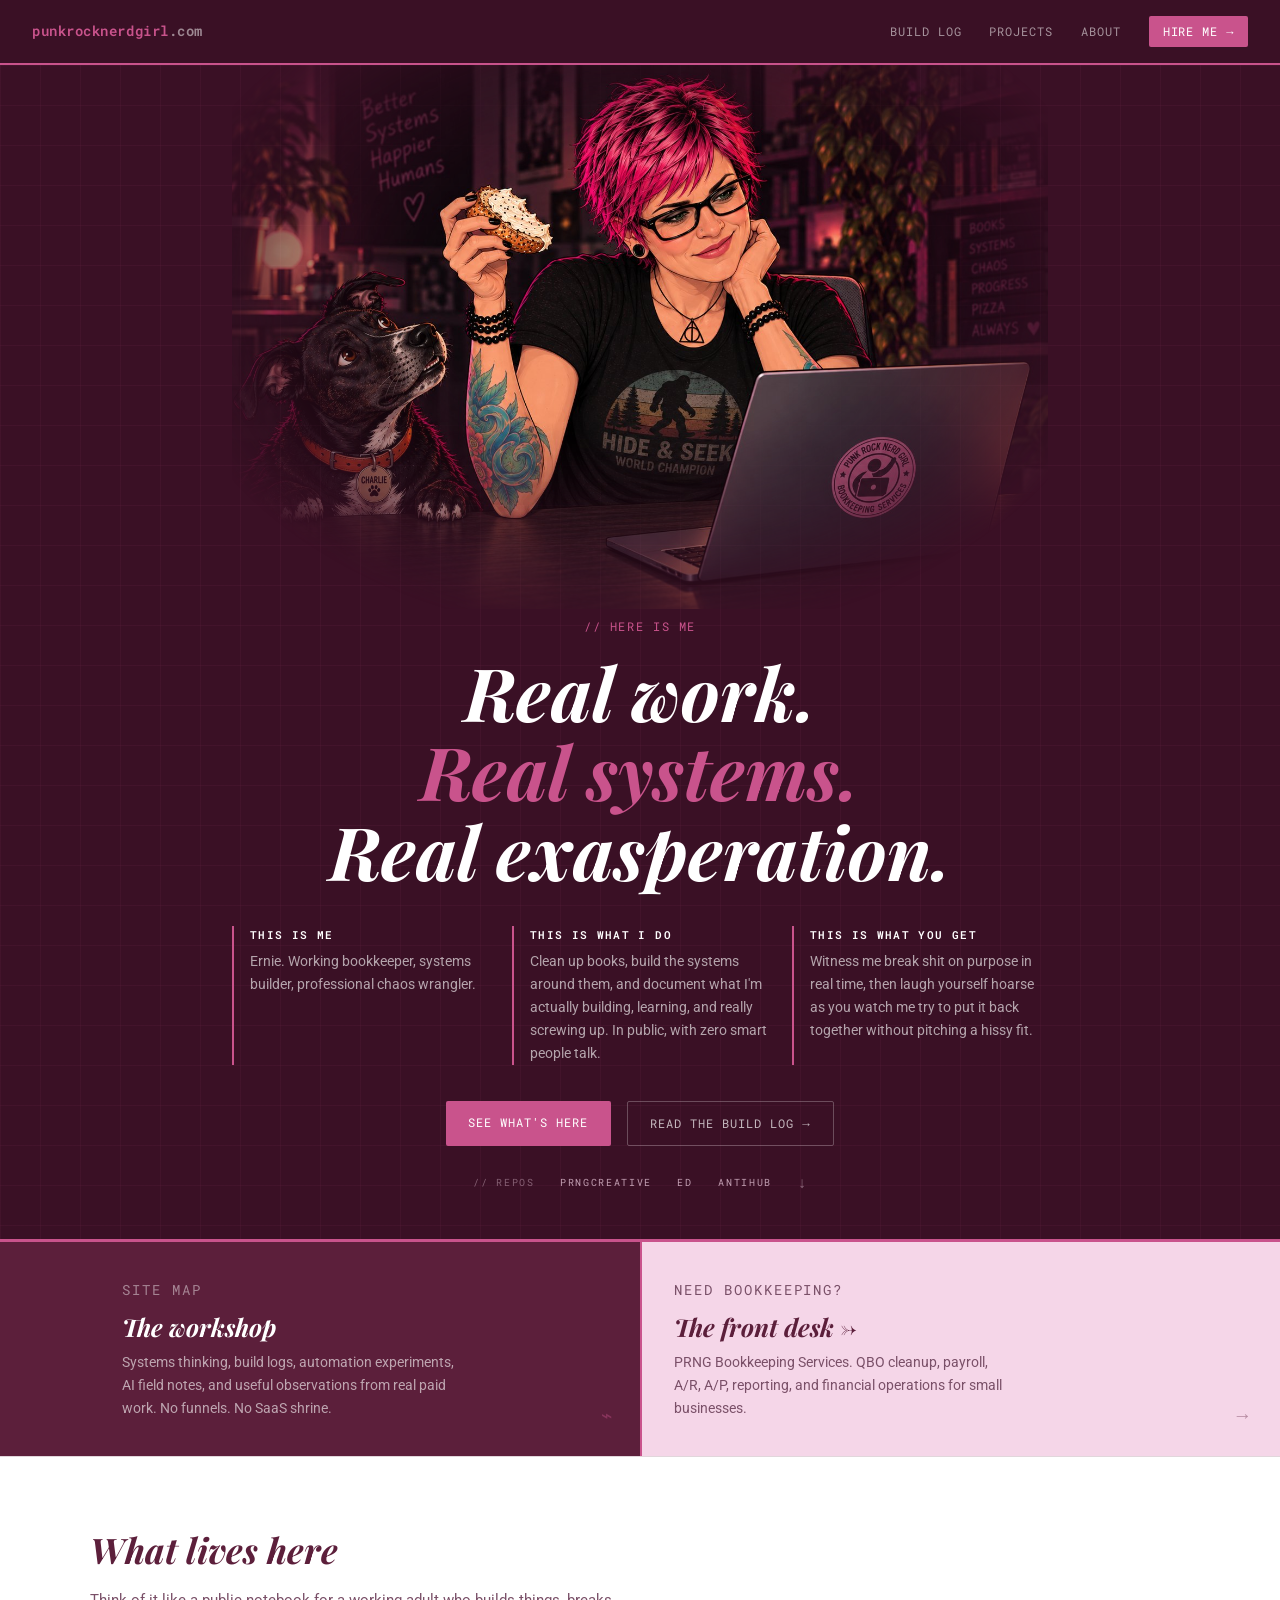
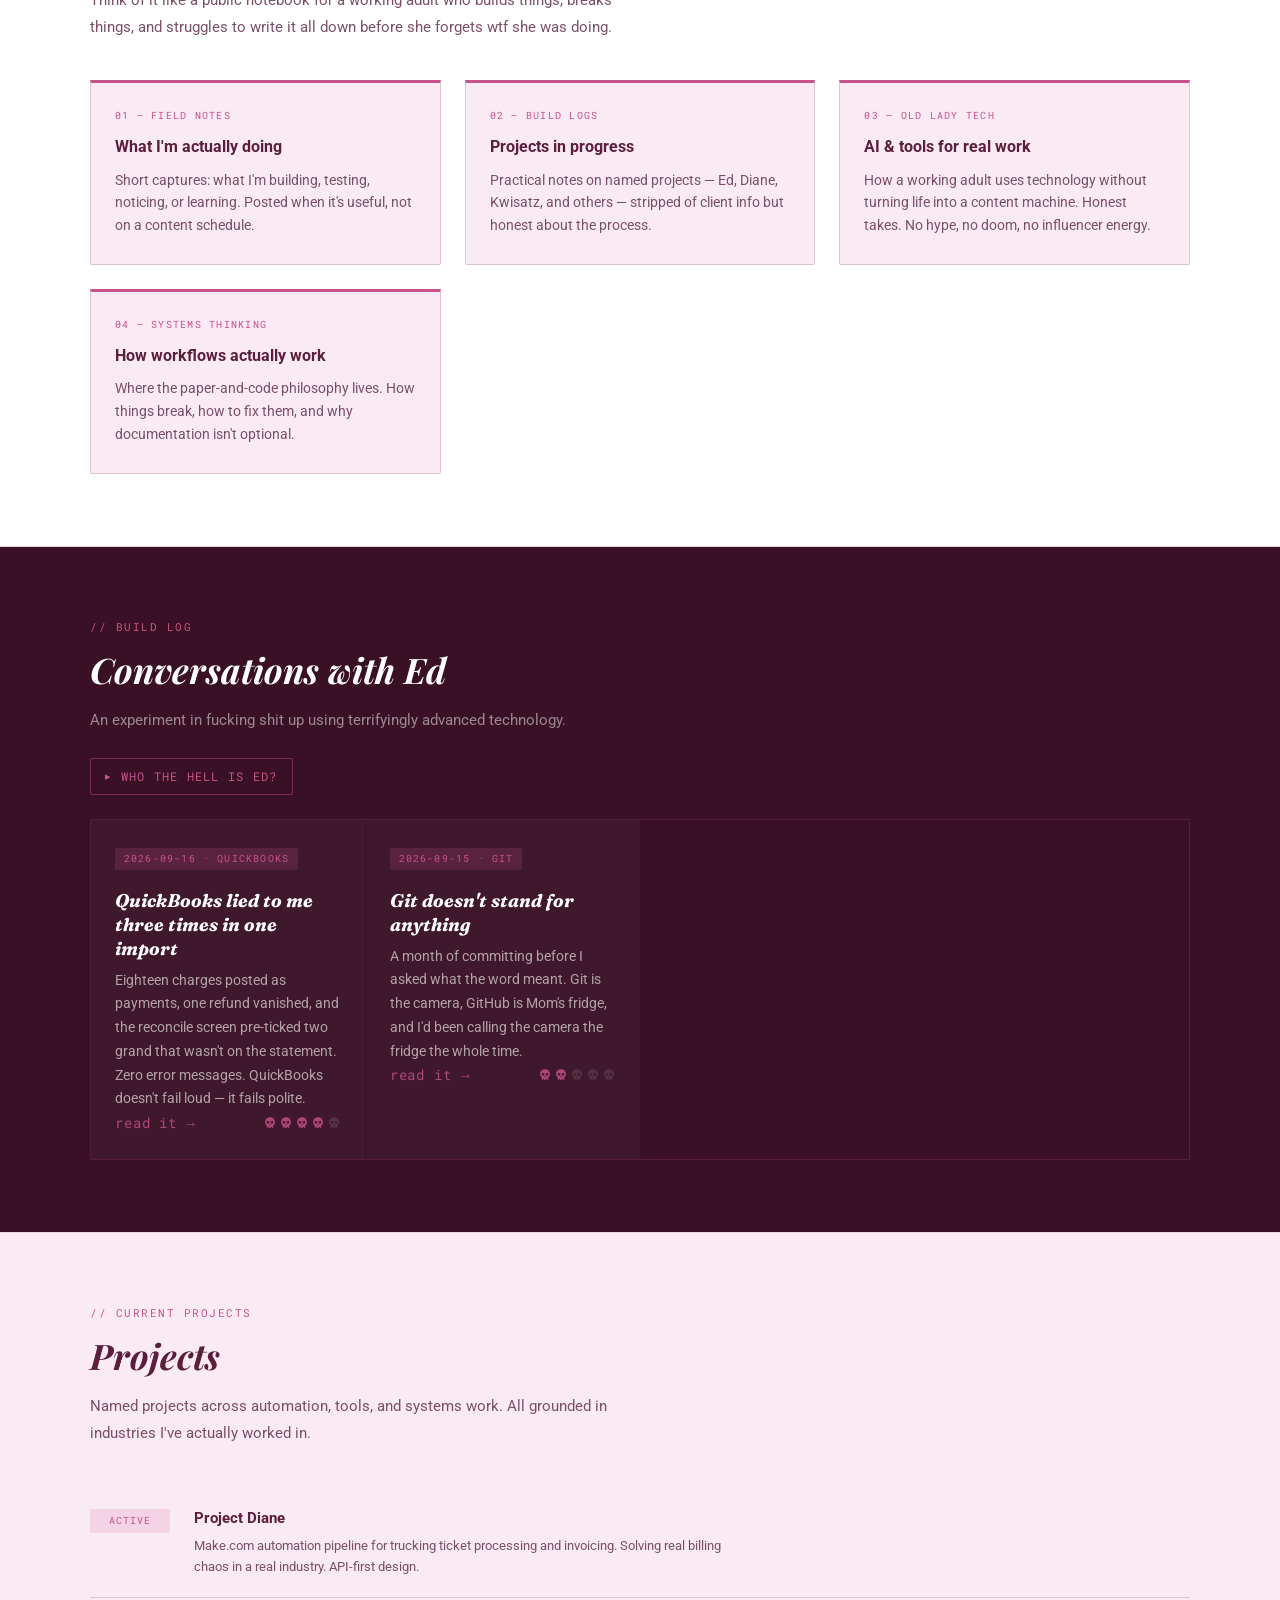
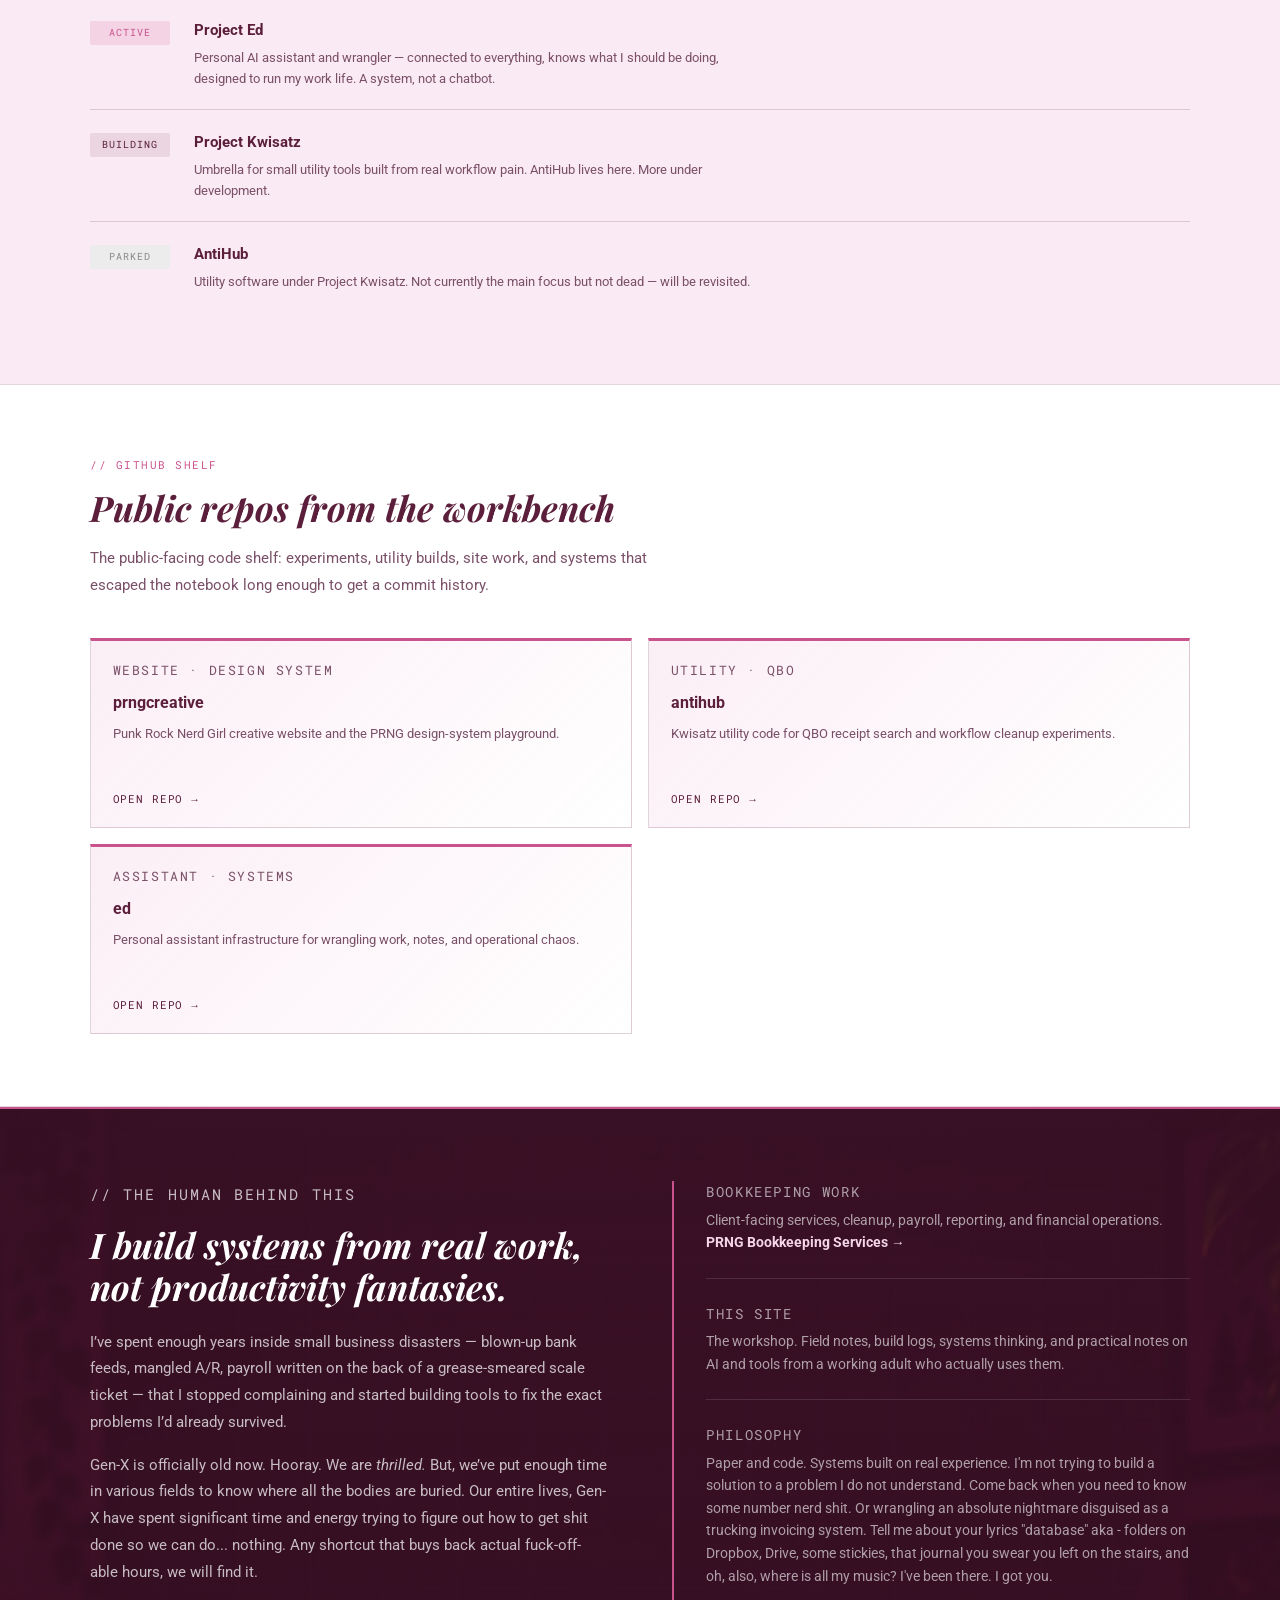
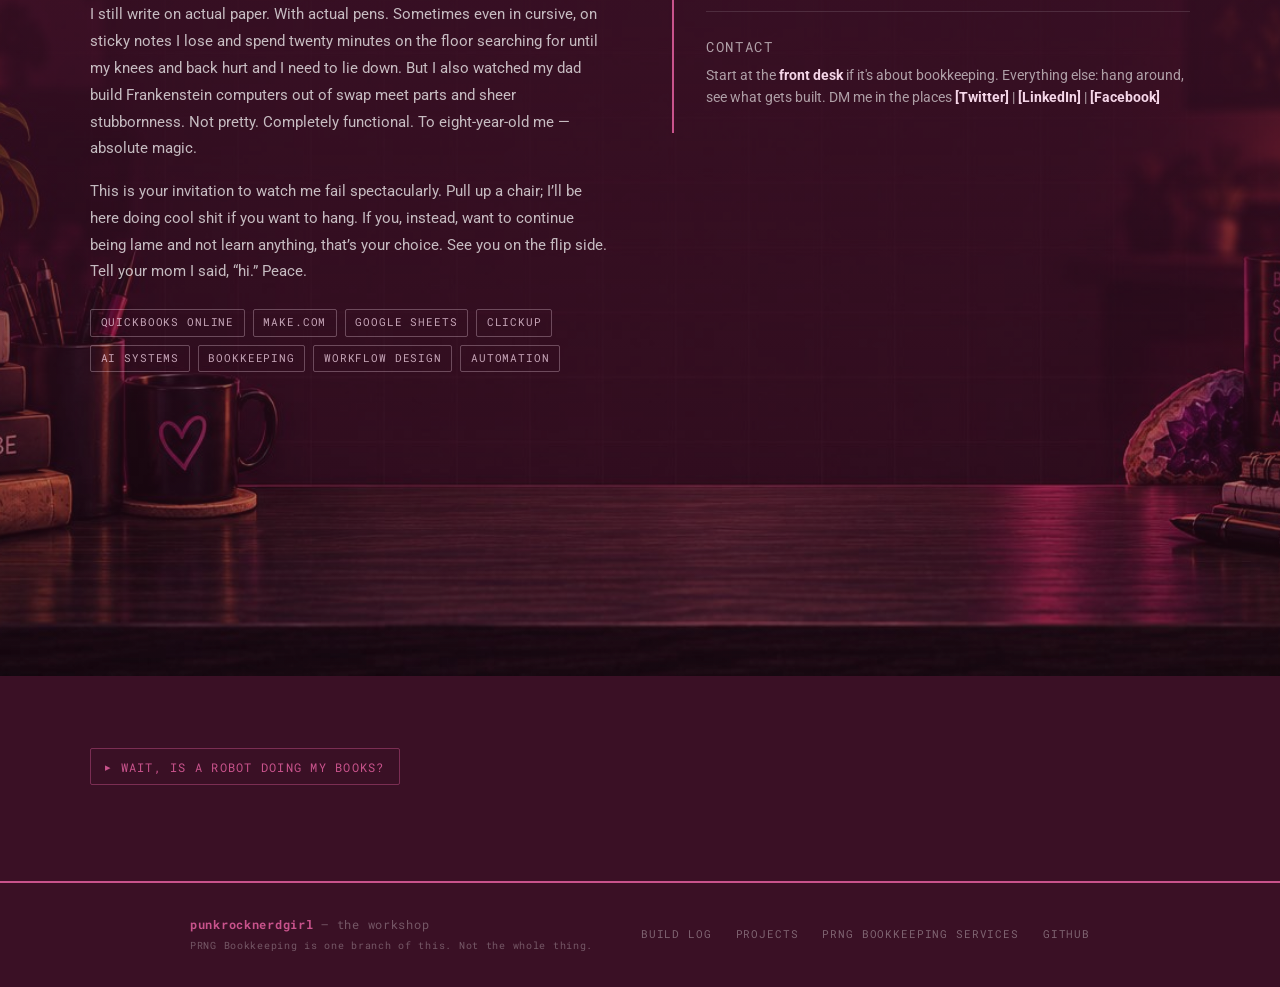
<file: index.html>
<!DOCTYPE html>
<html lang="en">
<head>
  <meta charset="UTF-8" />
  <meta name="viewport" content="width=device-width, initial-scale=1.0" />
  <title>punkrocknerdgirl — the workshop</title>
  <link rel="preconnect" href="https://fonts.googleapis.com" />
  <link rel="preconnect" href="https://fonts.gstatic.com" crossorigin />
  <link href="https://fonts.googleapis.com/css2?family=Roboto:ital,wght@0,300;0,400;0,700;1,300;1,400&family=Roboto+Mono:wght@400;600&family=Playfair+Display:ital,wght@0,700;1,700&family=Fraunces:ital,opsz,wght@0,9..144,600;0,9..144,700;1,9..144,700&display=swap" rel="stylesheet" />
  <style>
    *, *::before, *::after { box-sizing: border-box; margin: 0; padding: 0; }

    :root {
      --pink:       #C9538C;
      --plum:       #5C1F3B;
      --plum-dark:  #3A1025;
      --blush:      #F5D6E8;
      --blush-light:#FAEAF3;
      --ink:        #1A0A12;
      --muted:      #7A5068;
      --rule:       rgba(92,31,59,0.18);
      --site-width: 1100px;
      --mono: 'Roboto Mono', monospace;
      --body: 'Roboto', sans-serif;
      --display: 'Playfair Display', serif;
      --title: 'Fraunces', Georgia, serif;
    }

    html { scroll-behavior: smooth; }

    body {
      font-family: var(--body);
      background: #fff;
      color: var(--ink);
      font-size: 16px;
      line-height: 1.65;
      -webkit-font-smoothing: antialiased;
    }

    /* ── HEADER ───────────────────────────────────────────────── */
    header {
      background: var(--plum-dark);
      padding: 1rem 2rem;
      display: flex;
      align-items: center;
      justify-content: space-between;
      position: sticky;
      top: 0;
      z-index: 100;
      border-bottom: 2px solid var(--pink);
    }

    .wordmark {
      font-family: var(--mono);
      font-size: 0.85rem;
      font-weight: 600;
      color: var(--pink);
      letter-spacing: 0.04em;
      text-decoration: none;
    }
    .wordmark span { color: #fff; opacity: 0.5; }

    nav { display: flex; gap: 1.75rem; align-items: center; }
    nav a {
      font-family: var(--mono);
      font-size: 0.75rem;
      text-transform: uppercase;
      letter-spacing: 0.08em;
      color: rgba(255,255,255,0.55);
      text-decoration: none;
      transition: color 0.15s;
    }
    nav a:hover { color: var(--pink); }
    nav a.cta {
      background: var(--pink);
      color: #fff;
      padding: 0.35rem 0.85rem;
      border-radius: 2px;
      opacity: 1;
    }
    nav a.cta:hover { background: var(--plum); color: #fff; }

    /* ── HERO ─────────────────────────────────────────────────── */
    /* contained: a framed 3:2 picture beside a short "here is me" list,
       both inside the site width; the repo rail runs underneath. */
    .hero {
      background: var(--plum-dark);
      position: relative;
      overflow: hidden;
    }

    /* grid lines — zine / graph paper vibe */
    .hero::before {
      content: '';
      position: absolute;
      inset: 0;
      background-image:
        linear-gradient(rgba(201,83,140,0.06) 1px, transparent 1px),
        linear-gradient(90deg, rgba(201,83,140,0.06) 1px, transparent 1px);
      background-size: 40px 40px;
      pointer-events: none;
      z-index: 0;
    }

    /* one narrow centred column: picture on top, headline, three short
       lines side by side, buttons, repo line. Big monitors get plum on
       both sides instead of a bigger Ernie. */
    .hero-inner {
      position: relative;
      z-index: 1;
      max-width: 880px;
      margin: 0 auto;
      padding: 0 2rem 2.75rem;
      text-align: center;
    }

    /* ── hero art: fades into the plum on every side ─────────── */
    .hero-art {
      margin: 0 auto 0.5rem;
      aspect-ratio: 3 / 2;
      overflow: hidden;
      -webkit-mask-image: radial-gradient(ellipse 62% 66% at 50% 42%, #000 40%, rgba(0,0,0,0.5) 70%, transparent 96%);
              mask-image: radial-gradient(ellipse 62% 66% at 50% 42%, #000 40%, rgba(0,0,0,0.5) 70%, transparent 96%);
    }
    .hero-art img {
      display: block;
      width: 100%;
      height: 100%;
      object-fit: cover;
    }

    .hero-eyebrow {
      font-family: var(--mono);
      font-size: 0.72rem;
      letter-spacing: 0.14em;
      text-transform: uppercase;
      color: var(--pink);
      margin-bottom: 1rem;
    }

    .hero h1 {
      font-family: var(--display);
      font-style: italic;
      font-size: clamp(2.6rem, 6.5vw, 4.6rem);
      color: #fff;
      line-height: 1.08;
      margin-bottom: 2.25rem;
    }
    .hero h1 em {
      color: var(--pink);
      font-style: italic;
    }

    /* the "here is me" list: three short columns, pink tick down each */
    .hero-list {
      list-style: none;
      margin: 0 0 2.25rem;
      padding: 0;
      display: grid;
      grid-template-columns: repeat(3, minmax(0, 1fr));
      gap: 1.5rem;
      text-align: left;
    }
    .hero-list li {
      padding-left: 1rem;
      border-left: 2px solid var(--pink);
      font-size: 0.9rem;
      line-height: 1.6;
      color: rgba(255,255,255,0.62);
    }
    .hero-list strong {
      display: block;
      font-family: var(--mono);
      font-weight: 600;
      font-size: 0.7rem;
      letter-spacing: 0.12em;
      text-transform: uppercase;
      color: #fff;
      margin-bottom: 0.35rem;
    }

    .hero-buttons {
      display: flex;
      gap: 1rem;
      flex-wrap: wrap;
      justify-content: center;
    }

    /* ── repo line under the buttons ──────────────────────────── */
    .repo-rail {
      display: flex;
      flex-wrap: wrap;
      justify-content: center;
      align-items: center;
      gap: 0.8rem 1.6rem;
      margin-top: 1.5rem;
    }
    .repo-rail a,
    .rail-kicker {
      font-family: var(--mono);
      font-size: 0.64rem;
      letter-spacing: 0.16em;
      text-transform: uppercase;
      text-decoration: none;
    }
    .rail-kicker { color: rgba(245,214,232,0.4); }
    .repo-rail a { color: rgba(245,214,232,0.72); transition: color 0.15s; }
    .repo-rail a:hover { color: var(--pink); }
    .repo-rail .rail-more { letter-spacing: 0; font-size: 0.95rem; color: rgba(245,214,232,0.45); }
    .repo-rail .rail-more:hover { color: var(--pink); }

    .btn {
      font-family: var(--mono);
      font-size: 0.78rem;
      letter-spacing: 0.08em;
      text-transform: uppercase;
      text-decoration: none;
      padding: 0.7rem 1.4rem;
      border-radius: 2px;
      transition: all 0.15s;
      display: inline-block;
    }
    .btn-primary { background: var(--pink); color: #fff; }
    .btn-primary:hover { background: #b04079; }
    .btn-ghost { border: 1px solid rgba(255,255,255,0.25); color: rgba(255,255,255,0.7); }
    .btn-ghost:hover { border-color: var(--pink); color: var(--pink); }

    /* ── SPLIT BANNER ─────────────────────────────────────────── */
    .split-banner {
      display: grid;
      grid-template-columns: 1fr 1fr;
      border-top: 3px solid var(--pink);
    }

    .split-panel {
      text-decoration: none;
      color: inherit;
      transition: background 0.18s;
      display: block;
      position: relative;
    }
    .split-panel:first-child { background: var(--plum); }
    .split-panel:last-child  { background: var(--blush); border-left: 2px solid var(--pink); }
    .split-panel:hover { opacity: 0.92; }

    .panel-label {
      font-family: var(--mono);
      font-size: 0.68rem;
      letter-spacing: 0.14em;
      text-transform: uppercase;
      margin-bottom: 0.6rem;
    }
    .split-panel:first-child .panel-label { color: rgba(255,255,255,0.45); }
    .split-panel:last-child  .panel-label { color: var(--muted); }

    .split-panel h2 {
      font-family: var(--display);
      font-size: 1.55rem;
      font-style: italic;
      line-height: 1.25;
      margin-bottom: 0.55rem;
    }
    .split-panel:first-child h2 { color: #fff; }
    .split-panel:last-child  h2 { color: var(--plum); }

    .split-panel-inner {
      max-width: 550px;
      padding: 2.25rem 2rem;
    }

    .split-panel:first-child .split-panel-inner {
      margin-left: auto;
    }

    .split-panel p {
      font-size: 0.875rem;
      line-height: 1.65;
      max-width: 340px;
    }
    .split-panel:first-child p { color: rgba(255,255,255,0.6); }
    .split-panel:last-child  p { color: var(--muted); }

    .panel-arrow {
      position: absolute;
      bottom: 1.5rem;
      right: 1.75rem;
      font-size: 1.2rem;
      opacity: 0.4;
    }
    .split-panel:first-child .panel-arrow { color: var(--pink); }
    .split-panel:last-child  .panel-arrow { color: var(--plum); }

    /* ── SECTION BASE ─────────────────────────────────────────── */
    section { padding: 4.5rem 2rem; }

    .section-inner { max-width: var(--site-width); margin: 0 auto; }

    .section-eyebrow {
      font-family: var(--mono);
      font-size: 0.68rem;
      letter-spacing: 0.14em;
      text-transform: uppercase;
      color: var(--pink);
      margin-bottom: 0.75rem;
    }

    .section-heading {
      font-family: var(--display);
      font-style: italic;
      font-size: clamp(1.6rem, 3.5vw, 2.2rem);
      color: var(--plum);
      margin-bottom: 1rem;
      line-height: 1.2;
    }

    .section-body {
      font-size: 0.95rem;
      color: var(--muted);
      max-width: 560px;
      line-height: 1.75;
      margin-bottom: 2.5rem;
    }

    hr.rule { border: none; border-top: 1px solid var(--rule); margin: 0; }

    /* ── LINKS ────────────────────────────────────────────────── */
    /* Base: no browser blue anywhere. Components (nav, cards, buttons,
       footer) set their own color and override this by specificity. */
    a { color: var(--pink); }

    /* Prose links — inside running text, so they get an underline to
       carry the "this is a link" signal instead of color alone. */
    .ed-bio-body a,
    .about-text p a {
      text-decoration: underline;
      text-decoration-thickness: 1px;
      text-underline-offset: 0.18em;
      transition: color 0.15s, text-decoration-color 0.15s;
    }

    /* on the dark plum build log background */
    .ed-bio-body a {
      color: var(--blush);
      text-decoration-color: var(--pink);
    }
    .ed-bio-body a:hover {
      color: #fff;
      text-decoration-color: var(--blush);
    }

    /* on light backgrounds */
    .about-text p a {
      color: var(--plum);
      text-decoration-color: var(--pink);
      font-weight: 700;
    }
    .about-text p a:hover { color: var(--pink); }

    /* keyboard focus, visible against both backgrounds */
    a:focus-visible,
    summary:focus-visible {
      outline: 2px solid var(--pink);
      outline-offset: 3px;
      border-radius: 1px;
    }

    /* ── WHAT LIVES HERE ──────────────────────────────────────── */
    .what-section { background: #fff; }

    .pillars {
      display: grid;
      grid-template-columns: repeat(auto-fill, minmax(260px, 1fr));
      gap: 1.5rem;
    }

    .pillar {
      border: 1px solid var(--rule);
      border-top: 3px solid var(--pink);
      padding: 1.5rem 1.5rem 1.75rem;
      background: var(--blush-light);
      border-radius: 0 0 2px 2px;
    }

    .pillar-num {
      font-family: var(--mono);
      font-size: 0.65rem;
      letter-spacing: 0.12em;
      color: var(--pink);
      text-transform: uppercase;
      margin-bottom: 0.6rem;
      display: block;
    }

    .pillar h3 {
      font-size: 1rem;
      font-weight: 700;
      color: var(--plum);
      margin-bottom: 0.5rem;
    }

    .pillar p {
      font-size: 0.855rem;
      color: var(--muted);
      line-height: 1.65;
    }

    /* ── FIELD NOTES preview ──────────────────────────────────── */
    .notes-section { background: var(--plum-dark); }
    .notes-section .section-heading { color: #fff; }
    .notes-section .section-body { color: rgba(255,255,255,0.5); }
    .section-body--wide { max-width: none; margin-bottom: 1.5rem; }
    .ed-toggle { margin-bottom: 1.5rem; }
    .ed-toggle summary {
      cursor: pointer;
      list-style: none;
      display: inline-flex;
      align-items: center;
      gap: 0.5rem;
      font-family: var(--mono);
      font-size: 0.78rem;
      letter-spacing: 0.1em;
      text-transform: uppercase;
      color: var(--pink);
      padding: 0.45rem 0.9rem;
      border: 1px solid rgba(201,83,140,0.45);
      border-radius: 2px;
      user-select: none;
    }
    .ed-toggle summary::-webkit-details-marker { display: none; }
    .ed-toggle summary::before { content: "▸"; font-size: 0.7rem; transition: transform 0.15s ease; }
    .ed-toggle[open] summary::before { transform: rotate(90deg); }
    .ed-toggle summary:hover { border-color: var(--pink); background: rgba(201,83,140,0.08); }
    .ed-toggle[open] summary { margin-bottom: 1rem; }

    /* Paragraph spacing without a single <br>: the container owns the
       gap, the paragraphs own nothing. Change one number, all gaps move. */
    .ed-bio-body {
      display: flex;
      flex-direction: column;
      gap: 1.15rem;
      max-width: 72ch;
    }
    .ed-bio-body p {
      margin: 0;
      font-size: 0.95rem;
      line-height: 1.75;
      color: rgba(255,255,255,0.62);
    }
    .ed-bio-body cite { font-style: italic; }

    .notes-grid {
      display: grid;
      grid-template-columns: repeat(auto-fill, minmax(260px, 1fr));
      gap: 1px;
      border: 1px solid rgba(201,83,140,0.2);
    }

    .note-card {
      background: rgba(255,255,255,0.03);
      padding: 1.5rem;
      border: none;
      transition: background 0.15s;
      cursor: default;
    }
    .note-card:hover { background: rgba(201,83,140,0.07); }

    .note-tag {
      font-family: var(--mono);
      font-size: 0.62rem;
      letter-spacing: 0.12em;
      text-transform: uppercase;
      background: rgba(201,83,140,0.18);
      color: var(--pink);
      padding: 0.2rem 0.55rem;
      border-radius: 1px;
      display: inline-block;
      margin-bottom: 0.75rem;
    }

    /* skull rating: how much the thing hurt, 1–5 */
    .note-link { display: flex; flex-direction: column; }
    .note-link .note-meta {
      margin-top: auto;
      display: flex;
      justify-content: space-between;
      align-items: center;
      gap: 0.75rem;
    }
    .note-skulls {
      display: inline-flex;
      gap: 2px;
      flex-shrink: 0;
    }
    .note-skulls svg {
      width: 14px;
      height: 14px;
      fill: rgba(255,255,255,0.14);
      transition: fill 0.15s;
    }
    .note-skulls svg.on { fill: var(--pink); }
    .note-link:hover .note-skulls svg.on { fill: var(--blush); }

    .note-card p {
      font-size: 0.875rem;
      color: rgba(255,255,255,0.65);
      line-height: 1.65;
    }

    .note-link { text-decoration:none; color:inherit; display:block; cursor:pointer; }
    .note-link:hover { background: rgba(201,83,140,0.08); }
    .note-link h4 { font-family: var(--title); font-style: italic; font-weight: 700; color:#fff; font-size:1.15rem; margin:0.4rem 0 0.5rem; line-height:1.3; }
    .note-link p { color: rgba(255,255,255,0.6); font-size:0.9rem; }
    .note-link .note-meta { color: var(--pink); opacity:0.8; }
    .note-meta {
      font-family: var(--mono);
      font-size: 0.62rem;
      color: rgba(255,255,255,0.2);
      letter-spacing: 0.06em;
      margin-top: 1rem;
    }

    /* ── PROJECTS LOG ─────────────────────────────────────────── */
    .projects-section { background: var(--blush-light); }

    .projects-list { display: flex; flex-direction: column; gap: 0; }

    .project-row {
      display: flex;
      align-items: flex-start;
      gap: 1.5rem;
      padding: 1.25rem 0;
      border-bottom: 1px solid var(--rule);
    }
    .project-row:last-child { border-bottom: none; }

    .project-status {
      font-family: var(--mono);
      font-size: 0.62rem;
      letter-spacing: 0.1em;
      text-transform: uppercase;
      padding: 0.25rem 0.6rem;
      border-radius: 2px;
      white-space: nowrap;
      margin-top: 0.15rem;
      flex-shrink: 0;
      min-width: 80px;
      text-align: center;
    }
    .status-active   { background: rgba(201,83,140,0.15); color: var(--pink); }
    .status-building { background: rgba(92,31,59,0.1);    color: var(--plum); }
    .status-parked   { background: #ececec;               color: #888; }

    .project-info h4 {
      font-size: 0.95rem;
      font-weight: 700;
      color: var(--plum);
      margin-bottom: 0.2rem;
    }
    .project-info p {
      font-size: 0.835rem;
      color: var(--muted);
      line-height: 1.6;
      max-width: 560px;
    }

    /* ── GITHUB SHELF ─────────────────────────────────────────── */
    .github-section { background: #fff; }

    .repo-shelf {
      display: grid;
      grid-template-columns: repeat(2, minmax(280px, 1fr));
      align-items: stretch;
      gap: 1rem;
    }

    .repo-card {
      display: flex;
      flex-direction: column;
      justify-content: space-between;
      min-height: 190px;
      border: 1px solid var(--rule);
      border-top: 3px solid var(--pink);
      padding: 1.15rem 1.35rem;
      color: inherit;
      text-decoration: none;
      background: linear-gradient(135deg, rgba(250,234,243,0.78), rgba(255,255,255,0.92));
      transition: transform 0.15s, border-color 0.15s;
    }

    .repo-card:hover {
      transform: translateY(-2px);
      border-color: rgba(201,83,140,0.45);
    }

    .repo-label {
      font-family: var(--mono);
      font-size: 0.62rem;
      letter-spacing: 0.12em;
      text-transform: uppercase;
      color: var(--pink);
      margin-bottom: 0.55rem;
    }

    .repo-card h3 {
      font-size: 1rem;
      color: var(--plum);
      margin-bottom: 0.45rem;
    }

    .repo-card p {
      font-size: 0.835rem;
      color: var(--muted);
      line-height: 1.6;
    }

    .repo-link {
      font-family: var(--mono);
      font-size: 0.67rem;
      letter-spacing: 0.08em;
      text-transform: uppercase;
      color: var(--plum);
      margin-top: 0.9rem;
    }

    /* ── ABOUT STRIP ──────────────────────────────────────────── */
    /* dark, over the desk scene. The plum wash is heaviest at the top where
       the text is and thins toward the desk; extra bottom padding keeps the
       books and notebook clear of the columns. */
    .about-section {
      background:
        linear-gradient(to bottom, rgba(58,16,37,0.92) 0%, rgba(58,16,37,0.78) 45%, rgba(58,16,37,0.25) 100%),
        url("assets/hero/desk.jpg") center bottom / cover no-repeat var(--plum-dark);
      border-top: 2px solid var(--pink);
      padding-bottom: 19rem;
    }
    .about-section .section-eyebrow { color: var(--pink); }
    .about-section .section-heading { color: #fff; }
    .about-section .about-text p { color: rgba(255,255,255,0.72); }
    .about-section .about-text p a { color: var(--blush); }
    .about-section .about-text p a:hover { color: #fff; }
    .about-section .tag { border-color: rgba(245,214,232,0.3); color: rgba(245,214,232,0.75); }
    .about-section .sidebar-item { border-bottom-color: rgba(255,255,255,0.12); }
    .about-section .sidebar-item p { color: rgba(255,255,255,0.6); }
    .about-section .sidebar-item a { color: var(--blush); }
    .about-section .sidebar-item a:hover { color: var(--pink); }

    .about-inner {
      max-width: var(--site-width);
      margin: 0 auto;
      display: grid;
      grid-template-columns: 1fr 1fr;
      gap: 4rem;
      align-items: start;
    }

    .about-text p {
      font-size: 0.93rem;
      color: #4a3040;
      line-height: 1.8;
      margin-bottom: 1rem;
    }
    .about-text p:last-child { margin-bottom: 0; }

    .about-tags {
      display: flex;
      flex-wrap: wrap;
      gap: 0.5rem;
      margin-top: 1.5rem;
    }
    .tag {
      font-family: var(--mono);
      font-size: 0.67rem;
      letter-spacing: 0.08em;
      text-transform: uppercase;
      border: 1px solid var(--rule);
      color: var(--muted);
      padding: 0.25rem 0.6rem;
      border-radius: 2px;
    }

    .about-sidebar {
      border-left: 2px solid var(--pink);
      padding-left: 2rem;
    }

    .sidebar-item {
      margin-bottom: 1.5rem;
      padding-bottom: 1.5rem;
      border-bottom: 1px solid var(--rule);
    }
    .sidebar-item:last-child { border-bottom: none; margin-bottom: 0; }

    .sidebar-label {
      font-family: var(--mono);
      font-size: 0.65rem;
      letter-spacing: 0.12em;
      text-transform: uppercase;
      color: var(--pink);
      margin-bottom: 0.3rem;
    }
    .sidebar-item p {
      font-size: 0.855rem;
      color: var(--muted);
      line-height: 1.65;
    }
    .sidebar-item a {
      color: var(--plum);
      text-decoration: none;
      font-weight: 700;
    }
    .sidebar-item a:hover { color: var(--pink); }

    /* ── FOOTER ───────────────────────────────────────────────── */
    footer {
      background: var(--plum-dark);
      padding: 2rem 2rem;
      border-top: 2px solid var(--pink);
    }

    .footer-inner {
      max-width: 900px;
      margin: 0 auto;
      display: flex;
      justify-content: space-between;
      align-items: center;
      flex-wrap: wrap;
      gap: 1rem;
    }

    .footer-word {
      font-family: var(--mono);
      font-size: 0.75rem;
      color: rgba(255,255,255,0.3);
      letter-spacing: 0.06em;
    }
    .footer-word strong { color: var(--pink); }

    .footer-links { display: flex; gap: 1.5rem; }
    .footer-links a {
      font-family: var(--mono);
      font-size: 0.67rem;
      letter-spacing: 0.08em;
      text-transform: uppercase;
      color: rgba(255,255,255,0.35);
      text-decoration: none;
    }
    .footer-links a:hover { color: var(--pink); }

    /* ── RESPONSIVE ───────────────────────────────────────────── */
    /* ── RESPONSIVE ───────────────────────────────────────────── */
    @media (max-width: 820px) {
      .hero-inner { padding: 0 1.25rem 2.5rem; }
      .hero-list { grid-template-columns: 1fr; gap: 1rem; }
    }

    @media (max-width: 680px) {
      .repo-shelf { grid-template-columns: 1fr; }
      .split-banner { grid-template-columns: 1fr; }
      .split-panel:last-child { border-left: none; border-top: 2px solid var(--pink); }
      .about-inner { grid-template-columns: 1fr; gap: 2.5rem; }
      .about-sidebar { border-left: none; border-top: 2px solid var(--pink); padding-left: 0; padding-top: 2rem; }

      /* the wordmark plus four nav items can't fit one phone-width row;
         without wrapping they forced a ~550px min-width on the whole
         document, which clipped every section to the right */
      header { flex-wrap: wrap; gap: 0.5rem 1rem; padding: 0.85rem 1.25rem; }
      nav { gap: 0.9rem; flex-wrap: wrap; }
      nav a { font-size: 0.66rem; }
    }

    @media (prefers-reduced-motion: reduce) {
      * { transition: none !important; }
    }
  </style>
</head>
<body>

  <!-- HEADER -->
  <header>
    <a class="wordmark" href="#">punkrocknerdgirl<span>.com</span></a>
    <nav>
      <a href="#buildlog">Build log</a>
      <a href="#projects">Projects</a>
      <a href="#about">About</a>
      <a href="https://prngbooks.com" class="cta">Hire me →</a>
    </nav>
  </header>

  <!-- HERO -->
  <div class="hero">
    <div class="hero-inner">
      <figure class="hero-art">
        <img src="assets/hero/hero.jpg" width="1500" height="1000"
             alt="Cartoon Ernie, pink hair and black glasses, at a laptop with a half-eaten frosted cookie in one hand while Charlie the dog looks up at her from beside the desk"
             fetchpriority="high" />
      </figure>

      <p class="hero-eyebrow">// here is me</p>
      <h1>Real work.<br><em>Real systems.</em><br>Real exasperation.</h1>
      <ul class="hero-list">
        <li><strong>This is me</strong>Ernie. Working bookkeeper, systems builder, professional chaos wrangler.</li>
        <li><strong>This is what I do</strong>Clean up books, build the systems around them, and document what I'm actually building, learning, and really screwing up. In public, with zero smart people talk.</li>
        <li><strong>This is what you get</strong>Witness me break shit on purpose in real time, then laugh yourself hoarse as you watch me try to put it back together without pitching a hissy fit.</li>
      </ul>
      <div class="hero-buttons">
        <a href="#what" class="btn btn-primary">See what's here</a>
        <a href="#buildlog" class="btn btn-ghost">Read the build log →</a>
      </div>

      <aside class="repo-rail" aria-label="GitHub repositories">
        <span class="rail-kicker">// repos</span>
        <a href="https://github.com/punkrocknerdgirl/prngcreative">prngcreative</a>
        <a href="https://github.com/punkrocknerdgirl/ed">ed</a>
        <a href="https://github.com/punkrocknerdgirl/antihub">antihub</a>
        <a class="rail-more" href="#github" aria-label="Open the full repo shelf">↓</a>
      </aside>
    </div>
  </div>

  <!-- SPLIT BANNER: workshop / front desk -->
  <div class="split-banner">
    <a class="split-panel" href="#what">
      <div class="split-panel-inner">
        <p class="panel-label">Site map</p>
        <h2>The workshop</h2>
        <p>Systems thinking, build logs, automation experiments, AI field notes, and useful observations from real paid work. No funnels. No SaaS shrine.</p>
        <span class="panel-arrow">⌁</span>
      </div>
    </a>
    <a class="split-panel" href="https://prngbooks.com">
      <div class="split-panel-inner">
        <p class="panel-label">Need bookkeeping?</p>
        <h2>The front desk →</h2>
        <p>PRNG Bookkeeping Services. QBO cleanup, payroll, A/R, A/P, reporting, and financial operations for small businesses.</p>
        <span class="panel-arrow">→</span>
      </div>
    </a>
  </div>

  <hr class="rule" />

  <!-- WHAT LIVES HERE -->
  <section class="what-section" id="what">
    <div class="section-inner">
      <h2 class="section-heading">What lives here</h2>
      <p class="section-body">
        Think of it like a public notebook for a working adult who builds things, breaks things, and struggles to write it all down before she forgets wtf she was doing.
      </p>
      <div class="pillars">
        <div class="pillar">
          <span class="pillar-num">01 — field notes</span>
          <h3>What I'm actually doing</h3>
          <p>Short captures: what I'm building, testing, noticing, or learning. Posted when it's useful, not on a content schedule.</p>
        </div>
        <div class="pillar">
          <span class="pillar-num">02 — build logs</span>
          <h3>Projects in progress</h3>
          <p>Practical notes on named projects — Ed, Diane, Kwisatz, and others — stripped of client info but honest about the process.</p>
        </div>
        <div class="pillar">
          <span class="pillar-num">03 — old lady tech</span>
          <h3>AI & tools for real work</h3>
          <p>How a working adult uses technology without turning life into a content machine. Honest takes. No hype, no doom, no influencer energy.</p>
        </div>
        <div class="pillar">
          <span class="pillar-num">04 — systems thinking</span>
          <h3>How workflows actually work</h3>
          <p>Where the paper-and-code philosophy lives. How things break, how to fix them, and why documentation isn't optional.</p>
        </div>
      </div>
    </div>
  </section>

  <hr class="rule" />

  <!-- BUILD LOG -->
  <section class="notes-section" id="buildlog">
    <div class="section-inner">
      <p class="section-eyebrow">// build log</p>
      <h2 class="section-heading">Conversations with Ed</h2>
      <p class="section-body section-body--wide">An experiment in fucking shit up using terrifyingly advanced technology.</p>

      <ed-bio></ed-bio>

      <svg width="0" height="0" style="position:absolute" aria-hidden="true">
        <symbol id="skull" viewBox="0 0 24 24">
          <path fill-rule="evenodd" d="M12 2C7.1 2 3.5 5.6 3.5 10.2c0 2.5 1.1 4.5 2.9 5.9V19c0 .9.7 1.6 1.6 1.6h.9v-2h1.8v2h2.6v-2h1.8v2h.9c.9 0 1.6-.7 1.6-1.6v-2.9c1.8-1.4 2.9-3.4 2.9-5.9C20.5 5.6 16.9 2 12 2zM8.6 8.6a2.3 2.3 0 1 1 0 4.6 2.3 2.3 0 0 1 0-4.6zm6.8 0a2.3 2.3 0 1 1 0 4.6 2.3 2.3 0 0 1 0-4.6zM12 13.1l1.4 2.4h-2.8z"/>
        </symbol>
      </svg>
      <div class="notes-grid">
        <!-- POSTS: newest first -->
        <a class="note-card note-link" href="build_log/#quickbooks-lied-to-me-three-times">
          <span class="note-tag">2026-09-16 · quickbooks</span>
          <h4>QuickBooks lied to me three times in one import</h4>
          <p>Eighteen charges posted as payments, one refund vanished, and the reconcile screen pre-ticked two grand that wasn't on the statement. Zero error messages. QuickBooks doesn't fail loud — it fails polite.</p>
          <p class="note-meta">read it → <span class="note-skulls" role="img" aria-label="pain level: 4 of 5 skulls"><svg class="on"><use href="#skull"/></svg><svg class="on"><use href="#skull"/></svg><svg class="on"><use href="#skull"/></svg><svg class="on"><use href="#skull"/></svg><svg class=""><use href="#skull"/></svg></span></p>
        </a>
        <a class="note-card note-link" href="build_log/#git-doesnt-stand-for-anything">
          <span class="note-tag">2026-09-15 · git</span>
          <h4>Git doesn't stand for anything</h4>
          <p>A month of committing before I asked what the word meant. Git is the camera, GitHub is Mom's fridge, and I'd been calling the camera the fridge the whole time.</p>
          <p class="note-meta">read it → <span class="note-skulls" role="img" aria-label="pain level: 2 of 5 skulls"><svg class="on"><use href="#skull"/></svg><svg class="on"><use href="#skull"/></svg><svg class=""><use href="#skull"/></svg><svg class=""><use href="#skull"/></svg><svg class=""><use href="#skull"/></svg></span></p>
        </a>
      </div>
    </div>
  </section>

  <hr class="rule" />

  <!-- PROJECTS LOG -->
  <section class="projects-section" id="projects">
    <div class="section-inner">
      <p class="section-eyebrow">// current projects</p>
      <h2 class="section-heading">Projects</h2>
      <p class="section-body">
        Named projects across automation, tools, and systems work. All grounded in industries I've actually worked in.
      </p>
      <div class="projects-list">
        <div class="project-row">
          <span class="project-status status-active">active</span>
          <div class="project-info">
            <h4>Project Diane</h4>
            <p>Make.com automation pipeline for trucking ticket processing and invoicing. Solving real billing chaos in a real industry. API-first design.</p>
          </div>
        </div>
        <div class="project-row">
          <span class="project-status status-active">active</span>
          <div class="project-info">
            <h4>Project Ed</h4>
            <p>Personal AI assistant and wrangler — connected to everything, knows what I should be doing, designed to run my work life. A system, not a chatbot.</p>
          </div>
        </div>
        <div class="project-row">
          <span class="project-status status-building">building</span>
          <div class="project-info">
            <h4>Project Kwisatz</h4>
            <p>Umbrella for small utility tools built from real workflow pain. AntiHub lives here. More under development.</p>
          </div>
        </div>
   
        <div class="project-row">
          <span class="project-status status-parked">parked</span>
          <div class="project-info">
            <h4>AntiHub</h4>
            <p>Utility software under Project Kwisatz. Not currently the main focus but not dead — will be revisited.</p>
          </div>
        </div>
      </div>
    </div>
  </section>

  <hr class="rule" />

  <!-- GITHUB SHELF -->
  <section class="github-section" id="github">
    <div class="section-inner">
      <p class="section-eyebrow">// github shelf</p>
      <h2 class="section-heading">Public repos from the workbench</h2>
      <p class="section-body">
        The public-facing code shelf: experiments, utility builds, site work, and systems that escaped the notebook long enough to get a commit history.
      </p>
      <div class="repo-shelf">
        <a class="repo-card" href="https://github.com/punkrocknerdgirl/prngcreative">
          <div>
            <p class="repo-label">website · design system</p>
            <h3>prngcreative</h3>
            <p>Punk Rock Nerd Girl creative website and the PRNG design-system playground.</p>
          </div>
          <span class="repo-link">Open repo →</span>
        </a>
        <a class="repo-card" href="https://github.com/punkrocknerdgirl/antihub">
          <div>
            <p class="repo-label">utility · qbo</p>
            <h3>antihub</h3>
            <p>Kwisatz utility code for QBO receipt search and workflow cleanup experiments.</p>
          </div>
          <span class="repo-link">Open repo →</span>
        </a>
        <a class="repo-card" href="https://github.com/punkrocknerdgirl/ed">
          <div>
            <p class="repo-label">assistant · systems</p>
            <h3>ed</h3>
            <p>Personal assistant infrastructure for wrangling work, notes, and operational chaos.</p>
          </div>
          <span class="repo-link">Open repo →</span>
        </a>
      </div>
    </div>
  </section>

  <hr class="rule" />

  <!-- ABOUT -->
  <section class="about-section" id="about">
    <div class="about-inner">
      <div class="about-text">
        <p class="section-eyebrow">// the human behind this</p>
        <h2 class="section-heading" style="margin-bottom:1.25rem;">I build systems from real work, not productivity fantasies.</h2>
        <p>
          I’ve spent enough years inside small business disasters — blown-up bank feeds, mangled A/R, payroll written on the back of a grease-smeared scale ticket — that I stopped complaining and started building tools to fix the exact problems I’d already survived.
        </p>
        <p>Gen-X is officially old now. Hooray. We are <i>thrilled.</i> But, we’ve put enough time in various fields to know where all the bodies are buried. Our entire lives, Gen-X have spent significant time and energy trying to figure out how to get shit done so we can do... nothing. Any shortcut that buys back actual fuck-off-able hours, we will find it.</p>
        <p>I still write on actual paper. With actual pens. Sometimes even in cursive, on sticky notes I lose and spend twenty minutes on the floor searching for until my knees and back hurt and I need to lie down. But I also watched my dad build Frankenstein computers out of swap meet parts and sheer stubbornness. Not pretty. Completely functional. To eight-year-old me — absolute magic.</p>
        <p>This is your invitation to watch me fail spectacularly. Pull up a chair; I’ll be here doing cool shit if you want to hang. If you, instead, want to continue being lame and not learn anything, that’s your choice. See you on the flip side. Tell your mom I said, “hi.” Peace.</p>

        <div class="about-tags">
          <span class="tag">QuickBooks Online</span>
          <span class="tag">Make.com</span>
          <span class="tag">Google Sheets</span>
          <span class="tag">ClickUp</span>
          <span class="tag">AI systems</span>
          <span class="tag">bookkeeping</span>
          <span class="tag">workflow design</span>
          <span class="tag">automation</span>
        </div>
      </div>
      <div class="about-sidebar">
        <div class="sidebar-item">
          <p class="sidebar-label">Bookkeeping work</p>
          <p>Client-facing services, cleanup, payroll, reporting, and financial operations. <a href="https://prngbooks.com">PRNG Bookkeeping Services →</a></p>
        </div>
        <div class="sidebar-item">
          <p class="sidebar-label">This site</p>
          <p>The workshop. Field notes, build logs, systems thinking, and practical notes on AI and tools from a working adult who actually uses them.</p>
        </div>
        <div class="sidebar-item">
          <p class="sidebar-label">Philosophy</p>
          <p>Paper and code. Systems built on real experience. I'm not trying to build a solution to a problem I do not understand. Come back when you need to know some number nerd shit. Or wrangling an absolute nightmare disguised as a trucking invoicing system. Tell me about your lyrics "database" aka - folders on Dropbox, Drive, some stickies, that journal you swear you left on the stairs, and oh, also, where is all my music? I've been there. I got you.
          </p>
        </div>
        <div class="sidebar-item">
          <p class="sidebar-label">Contact</p>
          <p>Start at the <a href="https://prngbooks.com">front desk</a> if it's about bookkeeping. Everything else: hang around, see what gets built. DM me in the places <a href="https://twitter.com/prngbooks">[Twitter]</a> | <a href="https://linkedin.com/in/prngbooks"> [LinkedIn]</a> | <a href="https://facebook.com/prngbooks">[Facebook]</a></p>
        </div>
      </div>
    </div>
  </section>

  <!-- AI DISCLOSURE — the same toggle runs on prngbooks.com. Two sites,
       two copies on purpose; if you edit the text, edit it in both. -->
  <section class="notes-section" id="ai">
    <div class="section-inner">
      <details class="ed-toggle">
        <summary>Wait, is a robot doing my books?</summary>
        <div class="ed-bio-body">
          <p>Nope. AI is super dope at sorting a thousand receipts in seconds. What it doesn't have is context.</p>

          <p>It doesn't know how bananas trucking invoicing gets. It doesn't know why Jolene builds a spreadsheet in Excel, turns it into a Google Sheet, prints it, scans that to a damn PDF, then saves it as a PNG with her proposed changes typed right on the image. That's just how Jolene does things, and dealing with Jolene's process is my job. Any robot would short-circuit.</p>

          <p>So here's the deal: AI never touches your books unsupervised. No set-it-and-forget-it, no letting a bot run your bank reconciliations while I take a nap. I build the pipelines so the machine handles the boring stuff, and then I check its work. That checking comes from years on an adding machine (yes, kids, it printed on paper), breaking computers on purpose for shits and giggles, and a healthy distrust of any number that shows up looking too tidy. If the AI tries to slip me something bogus, I catch it.</p>

          <p>I take your privacy seriously. Sensitive material that lives online is locked down tight, and as far as the AI knows, your company is Dervish and Banges. Or Weyland Corp. And you buy your materials from Wayne Industries. Or The Prancing Pony. I could do this all day. Your biggest customer is The Winespring Inn. Okay, I'll stop. TL;DR: The robot sees numbers, not whose numbers they are.</p>

          <p>The robot does the grunt work. The human with the paper-tape trauma signs off.</p>
        </div>
      </details>
    </div>
  </section>

  <!-- FOOTER -->
  <footer>
    <div class="footer-inner">
      <p class="footer-word">
        <strong>punkrocknerdgirl</strong> — the workshop<br>
        <span style="font-size:0.6rem;">PRNG Bookkeeping is one branch of this. Not the whole thing.</span>
      </p>
      <div class="footer-links">
        <a href="#buildlog">Build log</a>
        <a href="#projects">Projects</a>
        <a href="https://prngbooks.com">PRNG Bookkeeping Services</a>
        <a href="https://github.com/punkrocknerdgirl">GitHub</a>
      </div>
    </div>
  </footer>

  <script src="assets/js/ed-bio.js" defer></script>
</body>
</html>
</file>
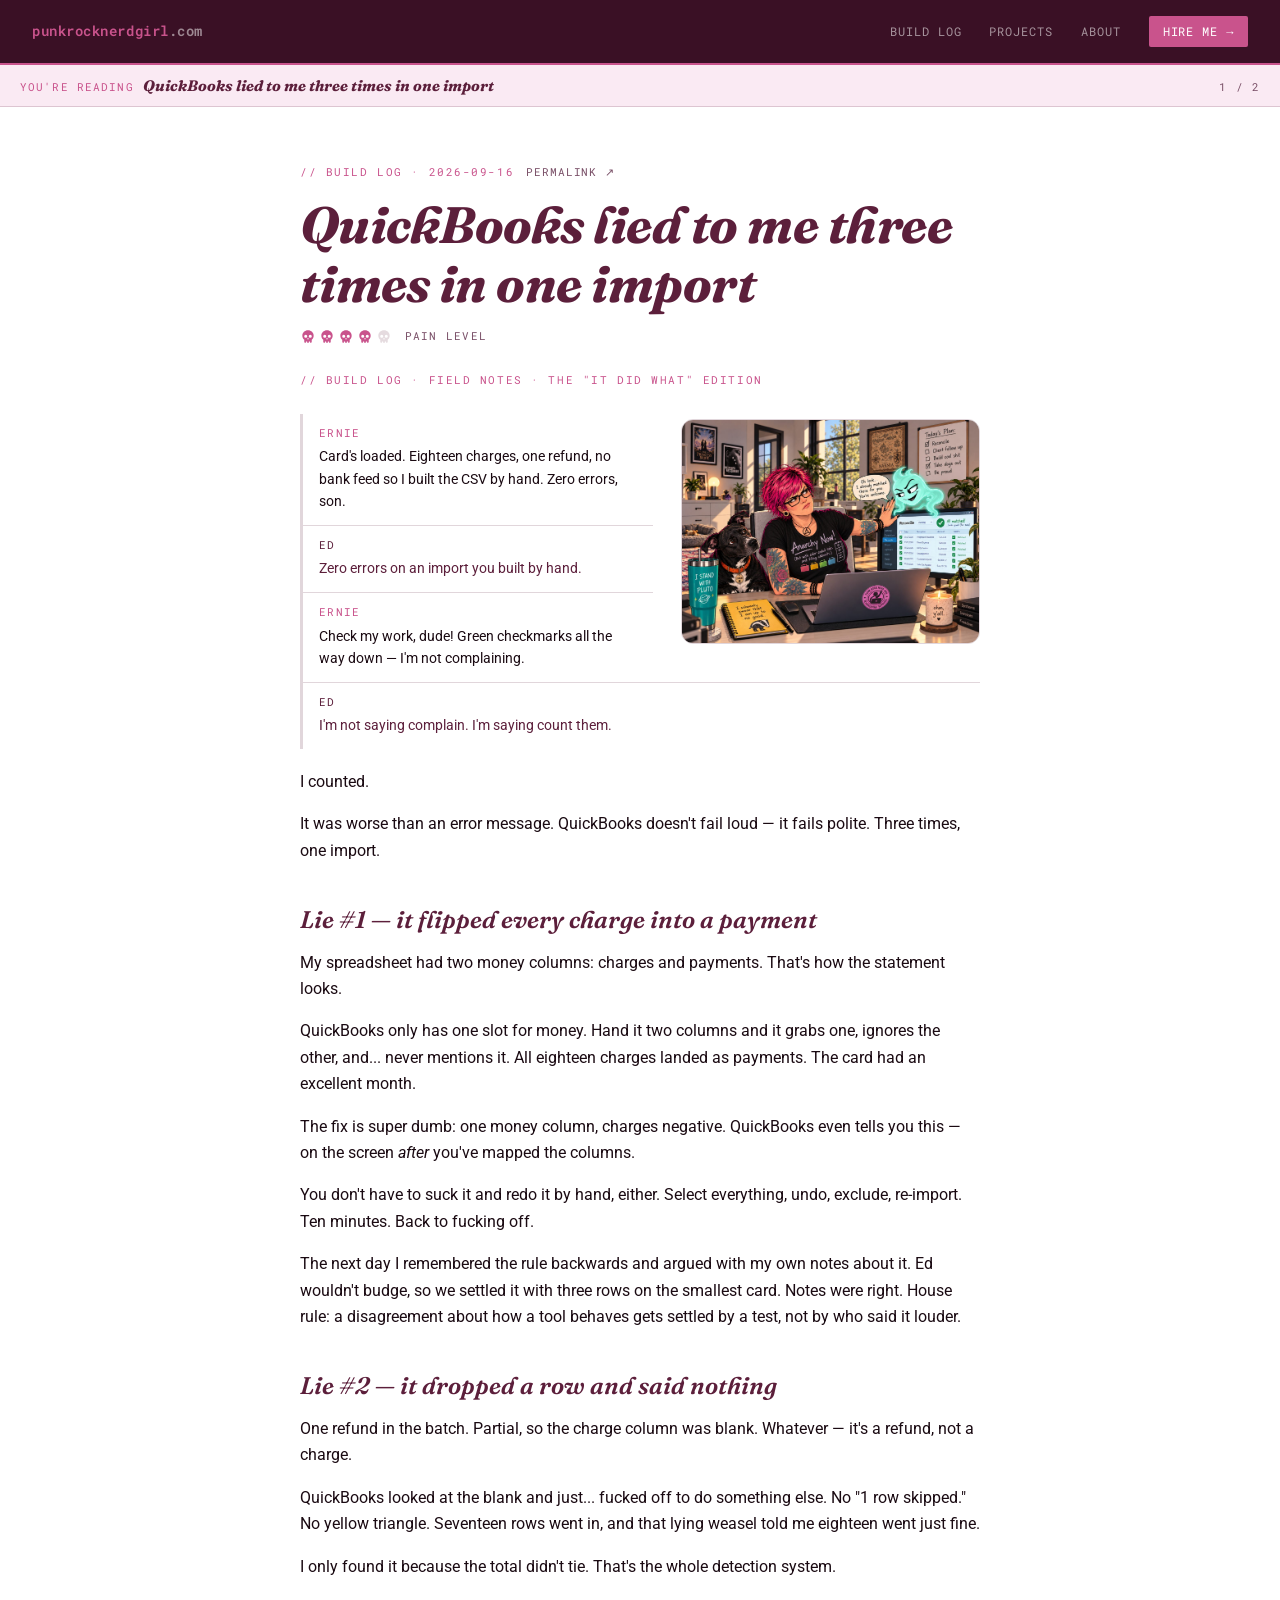
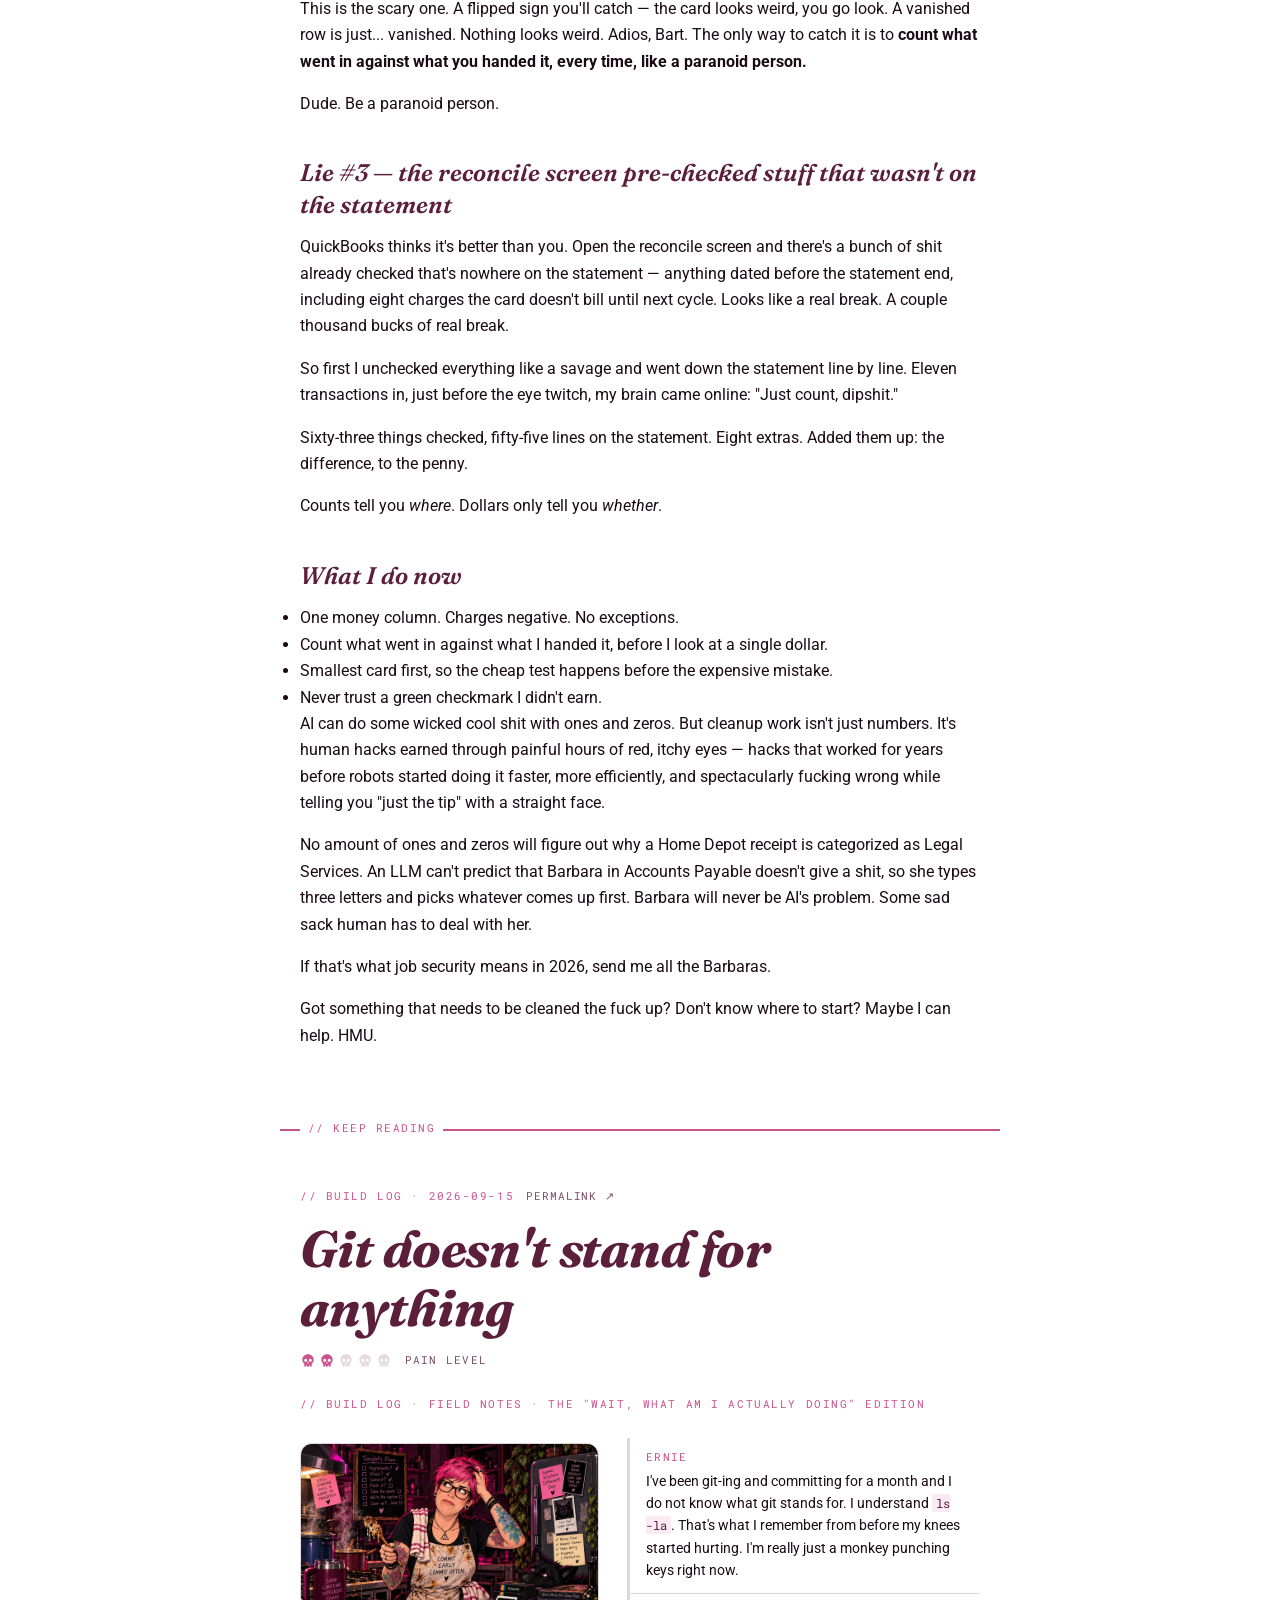
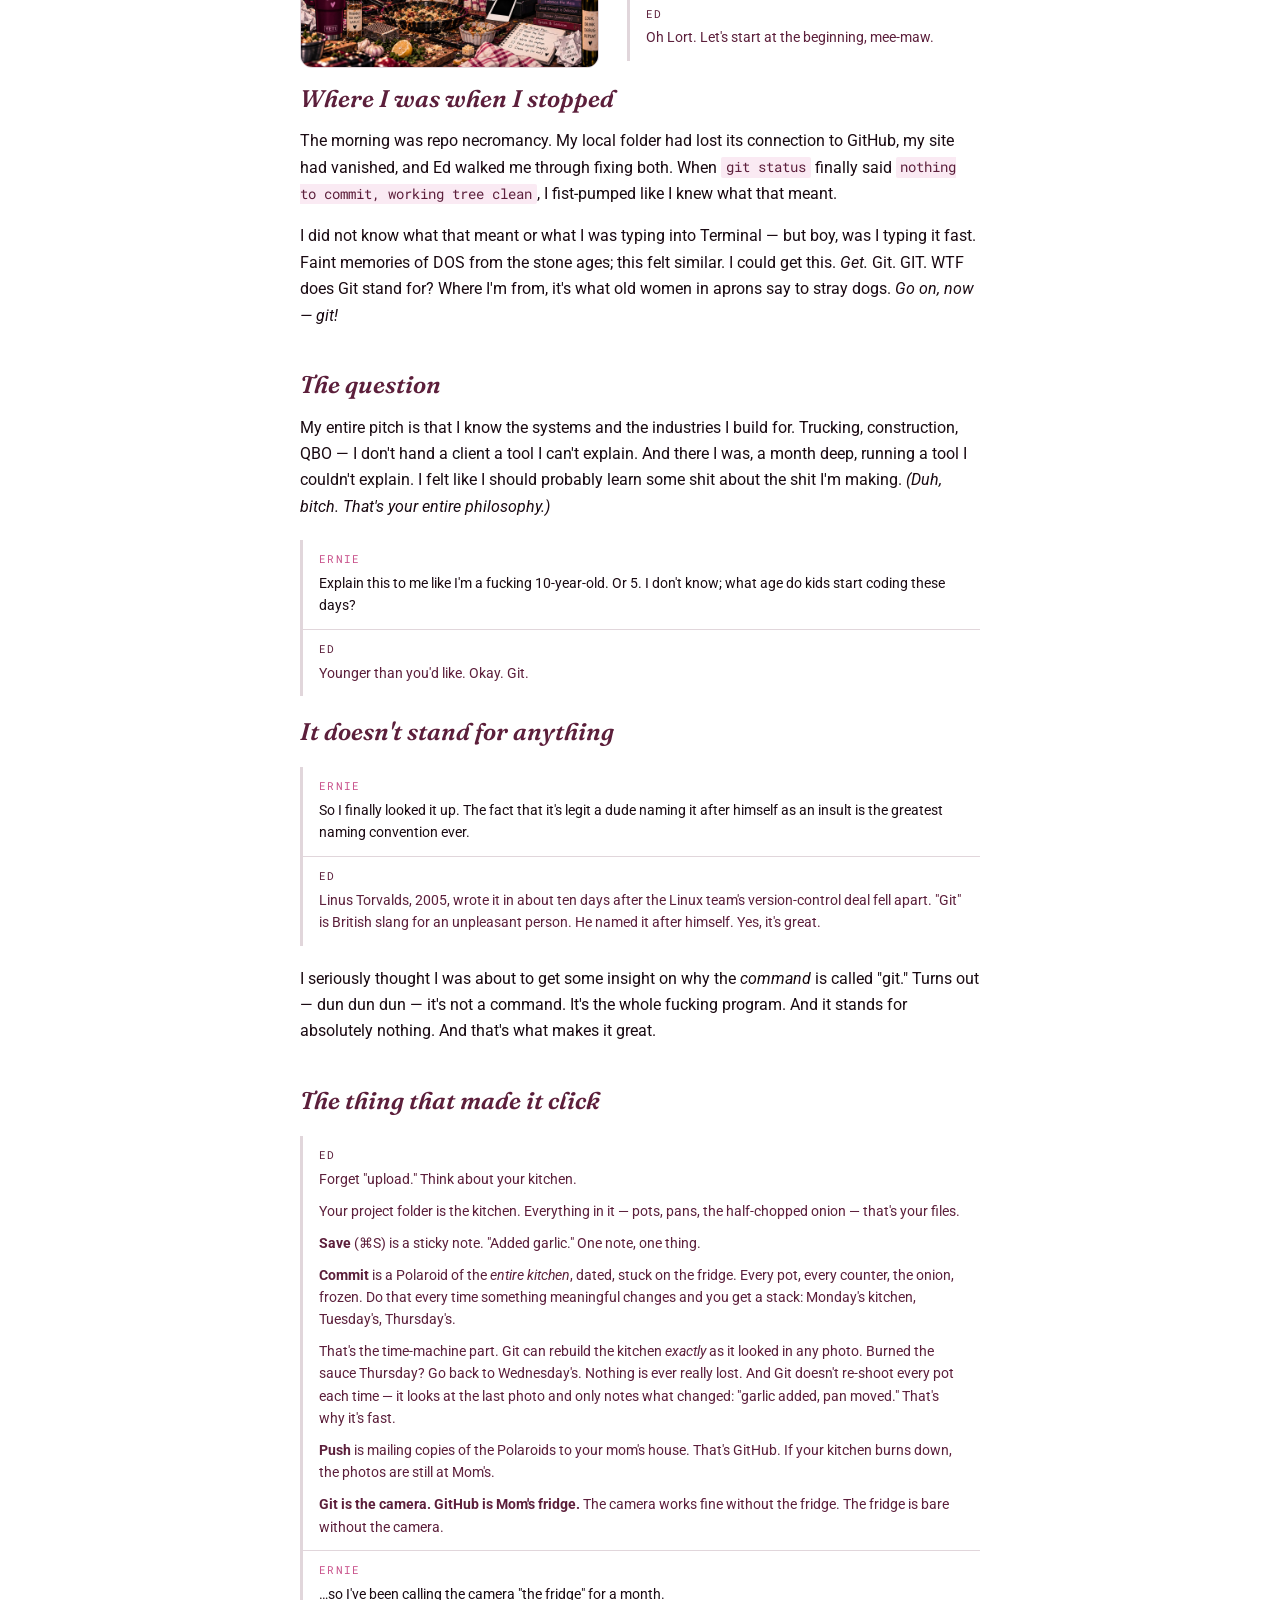
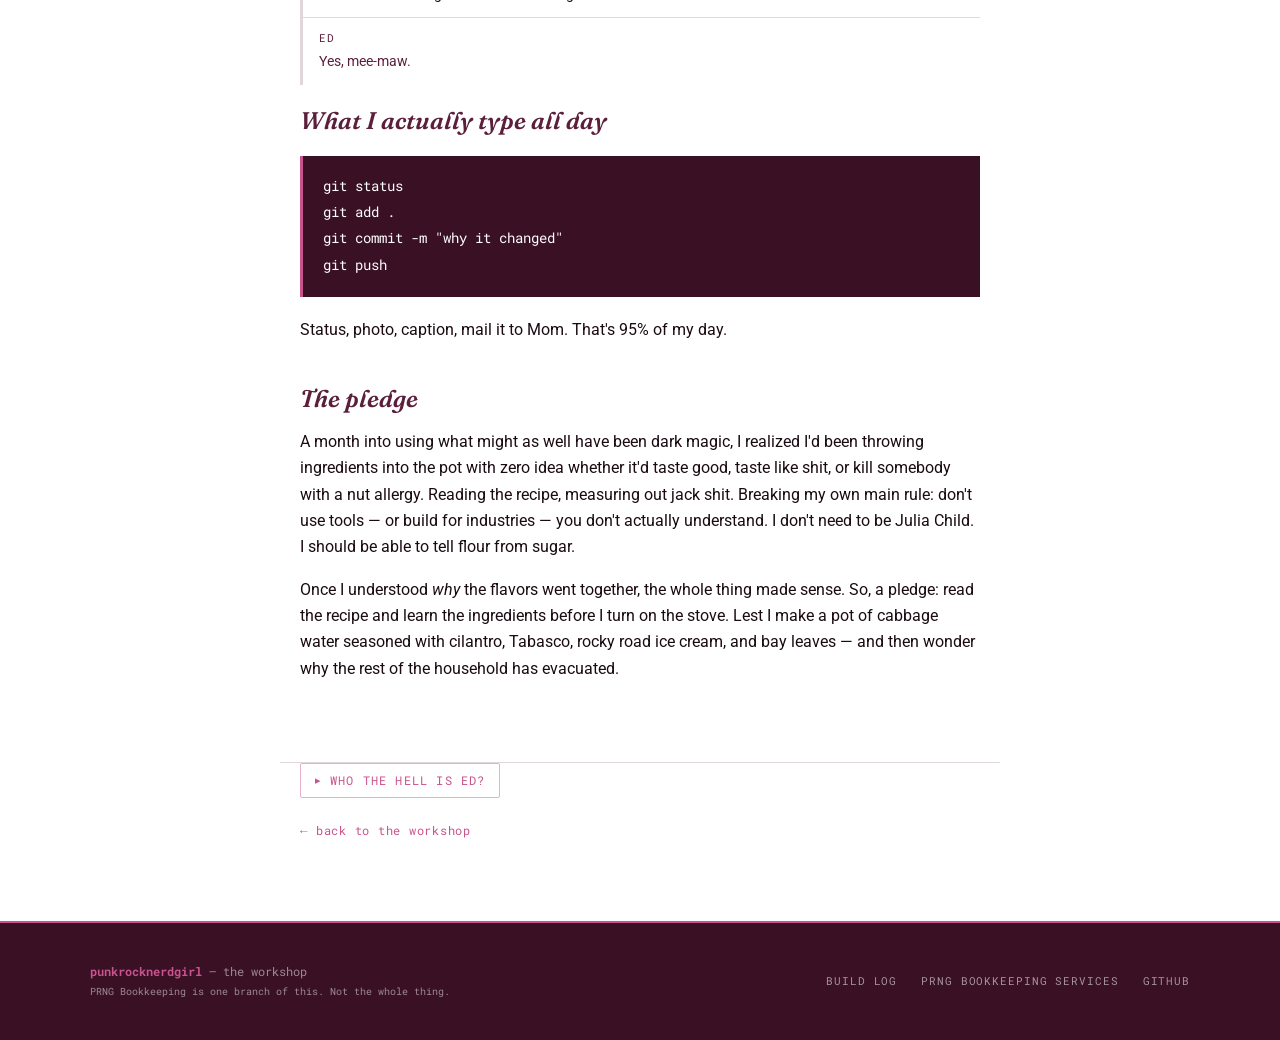
<file: build_log/index.html>
<!DOCTYPE html>
<html lang="en">
<head>
  <meta charset="UTF-8" />
  <meta name="viewport" content="width=device-width, initial-scale=1.0" />
  <title>Build log — punkrocknerdgirl</title>
  <meta name="description" content="Conversations with Ed. Every build log post, newest first, one long scroll." />
  <link rel="preconnect" href="https://fonts.googleapis.com" />
  <link rel="preconnect" href="https://fonts.gstatic.com" crossorigin />
  <link href="https://fonts.googleapis.com/css2?family=Roboto:ital,wght@0,300;0,400;0,700;1,300;1,400&family=Roboto+Mono:wght@400;600&family=Playfair+Display:ital,wght@0,700;1,700&family=Fraunces:ital,opsz,wght@0,9..144,600;0,9..144,700;1,9..144,700&display=swap" rel="stylesheet" />
  <link rel="stylesheet" href="post.css" />
</head>
<body>
  <header>
    <a class="wordmark" href="../">punkrocknerdgirl<span>.com</span></a>
    <nav>
      <a href="./">Build log</a>
      <a href="../#projects">Projects</a>
      <a href="../#about">About</a>
      <a href="https://prngbooks.com" class="cta">Hire me →</a>
    </nav>
  </header>

  <!-- sticky "where am I" bar; filled in by build-log.js as you scroll -->
  <div class="reading-bar" hidden aria-live="polite">
    <span class="rb-label">you're reading</span>
    <span class="rb-title"></span>
    <span class="rb-count"></span>
  </div>

  <!-- ONE ENTRY PER POST, NEWEST FIRST. Each article pulls its content from
       the post's own file, so a post is edited in one place only.
       To add a post: copy an <article> block, set id to the post's slug and
       data-src to its path. The link inside is the no-JS fallback. -->
  <main class="log">
    <article class="post scroll-post" id="quickbooks-lied-to-me-three-times" data-src="2026-09/quickbooks-lied-to-me-three-times.html">
      <p class="post-meta">// build log · 2026-09-16</p>
      <p><a href="2026-09/quickbooks-lied-to-me-three-times.html">QuickBooks lied to me three times in one import →</a></p>
    </article>
    <article class="post scroll-post" id="git-doesnt-stand-for-anything" data-src="2026-09/git-doesnt-stand-for-anything.html">
      <p class="post-meta">// build log · 2026-09-15</p>
      <p><a href="2026-09/git-doesnt-stand-for-anything.html">Git doesn't stand for anything →</a></p>
    </article>
  </main>

  <aside class="post-foot log-foot">
    <ed-bio></ed-bio>
    <p><a href="../#buildlog">← back to the workshop</a></p>
  </aside>

  <footer>
    <div class="footer-inner">
      <p class="footer-word"><strong>punkrocknerdgirl</strong> — the workshop<br><span style="font-size:0.6rem;">PRNG Bookkeeping is one branch of this. Not the whole thing.</span></p>
      <div class="footer-links">
        <a href="./">Build log</a>
        <a href="https://prngbooks.com">PRNG Bookkeeping Services</a>
        <a href="https://github.com/punkrocknerdgirl">GitHub</a>
      </div>
    </div>
  </footer>
  <script src="../assets/js/ed-bio.js" defer></script>
  <script src="../assets/js/build-log.js" defer></script>
</body>
</html>
</file>
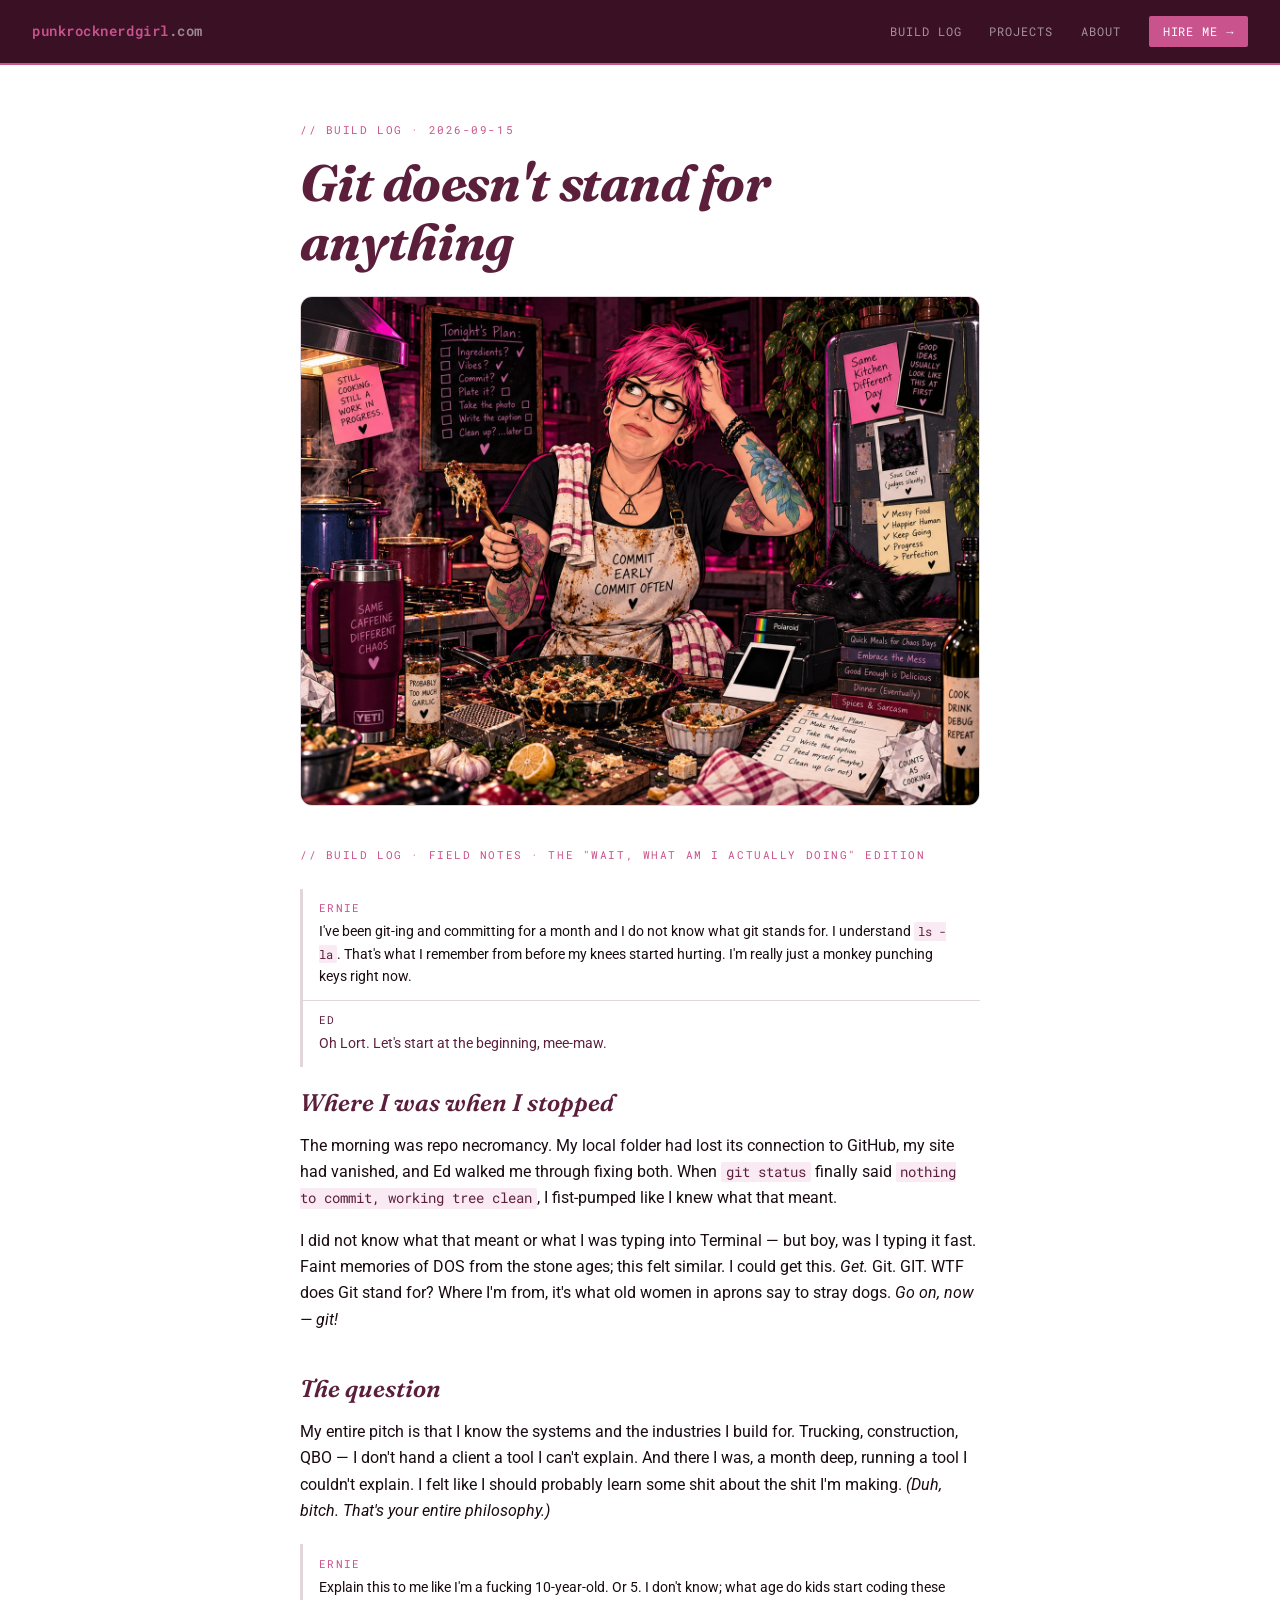
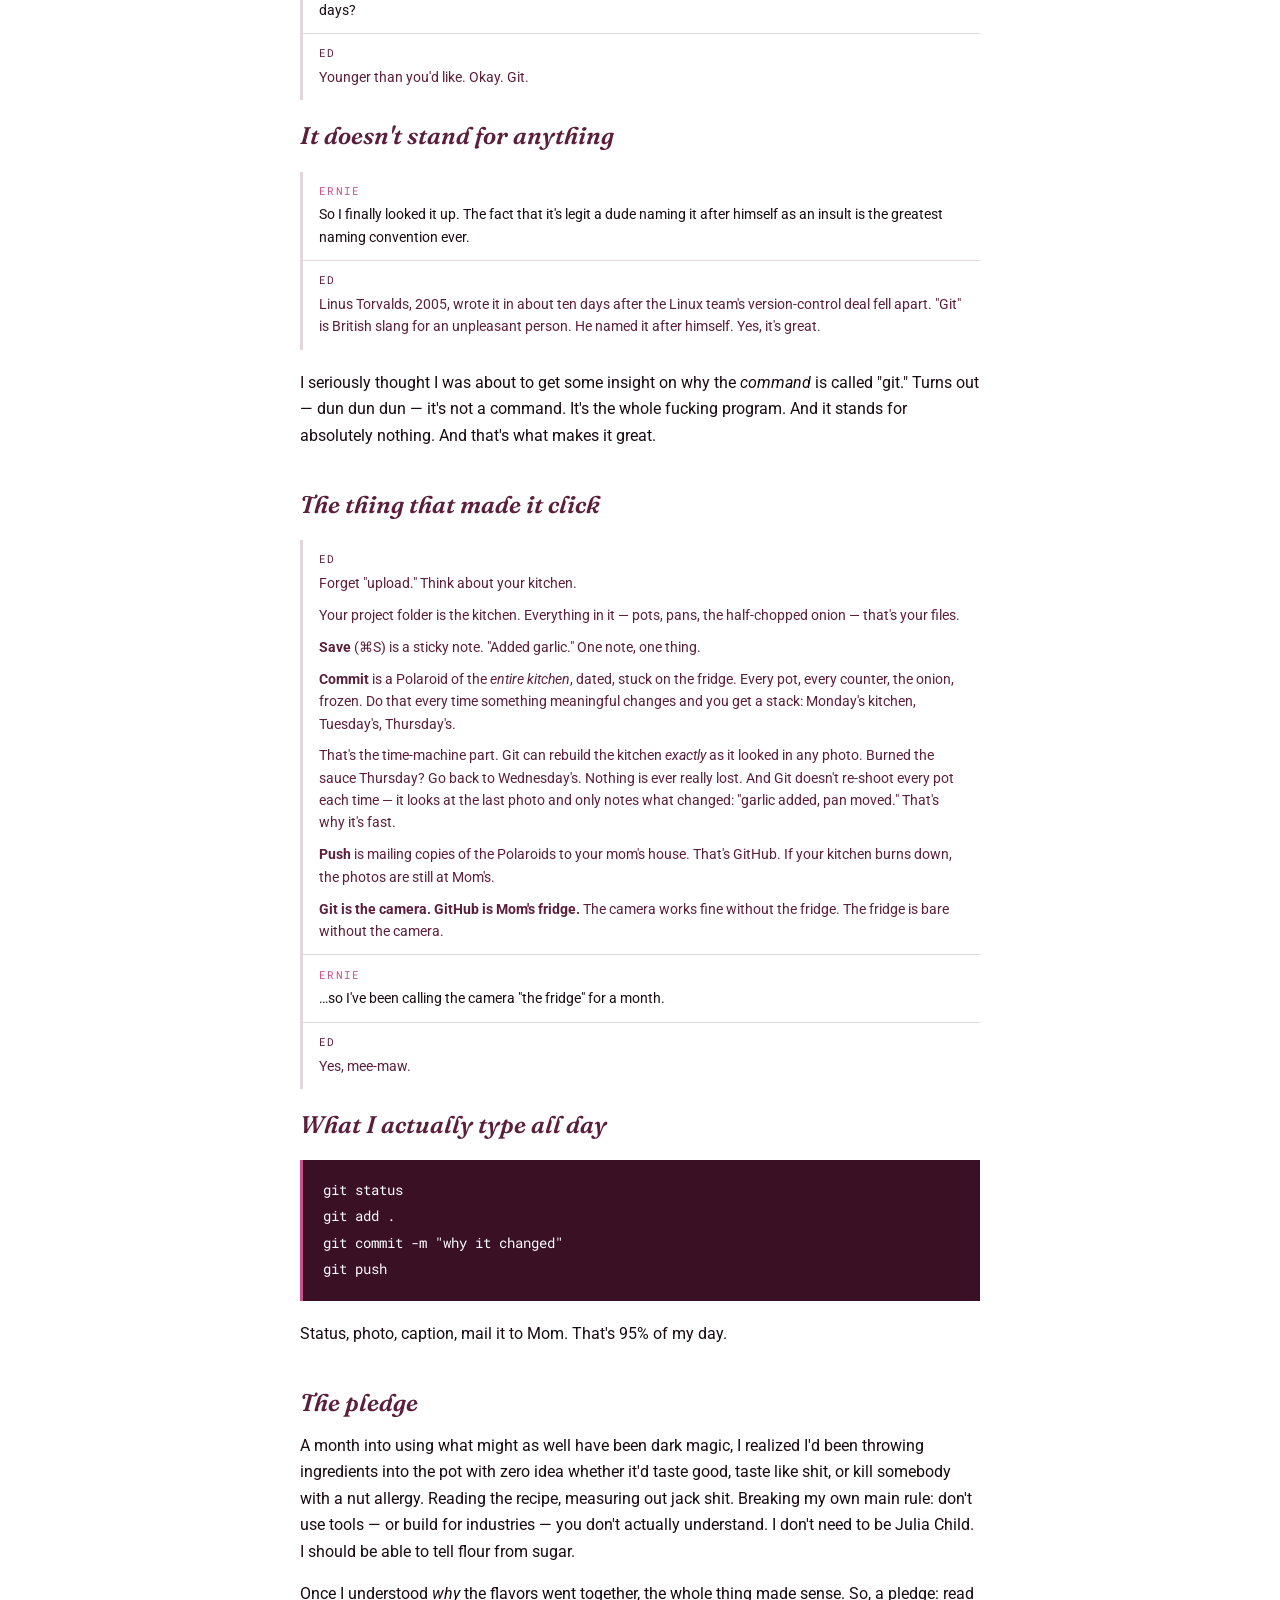
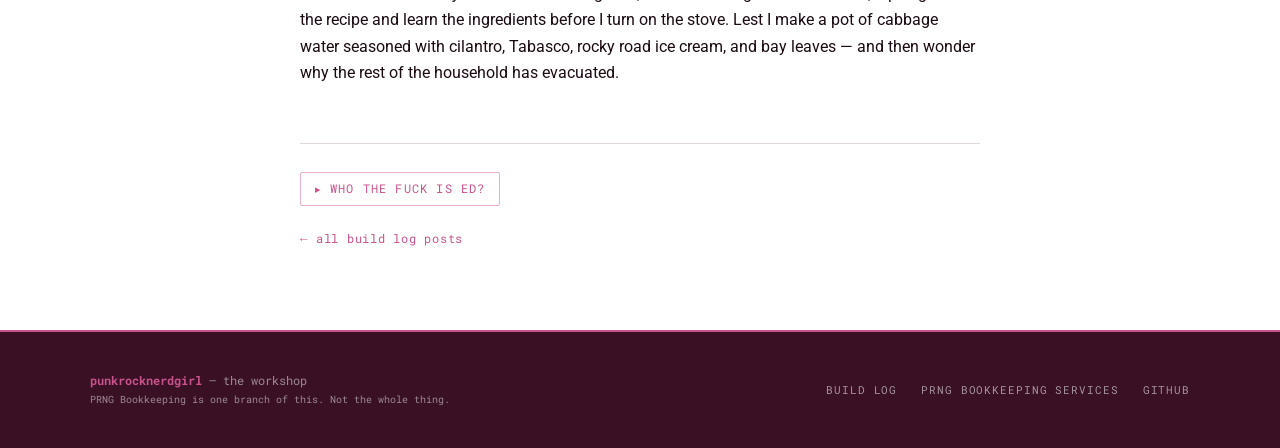
<file: build_log/git-doesnt-stand-for-anything.html>
<!DOCTYPE html>
<html lang="en">
<head>
  <meta charset="UTF-8" />
  <meta name="viewport" content="width=device-width, initial-scale=1.0" />
  <title>Git doesn&#x27;t stand for anything — punkrocknerdgirl</title>
  <meta name="description" content="Build log: Git doesn&#x27;t stand for anything" />
  <link rel="preconnect" href="https://fonts.googleapis.com" />
  <link rel="preconnect" href="https://fonts.gstatic.com" crossorigin />
  <link href="https://fonts.googleapis.com/css2?family=Roboto:ital,wght@0,300;0,400;0,700;1,300;1,400&family=Roboto+Mono:wght@400;600&family=Playfair+Display:ital,wght@0,700;1,700&family=Fraunces:ital,opsz,wght@0,9..144,600;0,9..144,700;1,9..144,700&display=swap" rel="stylesheet" />
  <link rel="stylesheet" href="post.css" />
</head>
<body>
  <header>
    <a class="wordmark" href="../">punkrocknerdgirl<span>.com</span></a>
    <nav>
      <a href="../#buildlog">Build log</a>
      <a href="../#projects">Projects</a>
      <a href="../#about">About</a>
      <a href="https://prngbooks.com" class="cta">Hire me →</a>
    </nav>
  </header>

  <main class="post">
    <div class="post-head">
      <p class="post-meta">// build log · 2026-09-15</p>
      <h1>Git doesn't stand for anything</h1>
    </div>
    <figure class="hero-img"><img src="../assets/blog/git-doesnt-stand-for-anything.jpg" alt="Git doesn&#x27;t stand for anything" /></figure>
    <article class="post-body">
<p class="eyebrow">// build log · field notes · the &quot;wait, what am I actually doing&quot; edition</p>
<p class="say say-ernie"><span class="who">Ernie</span>I've been git-ing and committing for a month and I do not know what git stands for. I understand <code>ls -la</code>. That's what I remember from before my knees started hurting. I'm really just a monkey punching keys right now.</p>
<div class="say say-ed"><span class="who">Ed</span>
<p>Oh Lort. Let's start at the beginning, mee-maw.</p>
</div>
<h2>Where I was when I stopped</h2>
<p>The morning was repo necromancy. My local folder had lost its connection to GitHub, my site had vanished, and Ed walked me through fixing both. When <code>git status</code> finally said <code>nothing to commit, working tree clean</code>, I fist-pumped like I knew what that meant.</p>
<p>I did not know what that meant or what I was typing into Terminal — but boy, was I typing it fast. Faint memories of DOS from the stone ages; this felt similar. I could get this. <em>Get.</em> Git. GIT. WTF does Git stand for? Where I'm from, it's what old women in aprons say to stray dogs. <em>Go on, now — git!</em></p>
<h2>The question</h2>
<p>My entire pitch is that I know the systems and the industries I build for. Trucking, construction, QBO — I don't hand a client a tool I can't explain. And there I was, a month deep, running a tool I couldn't explain. I felt like I should probably learn some shit about the shit I'm making. <em>(Duh, bitch. That's your entire philosophy.)</em></p>
<p class="say say-ernie"><span class="who">Ernie</span>Explain this to me like I'm a fucking 10-year-old. Or 5. I don't know; what age do kids start coding these days?</p>
<div class="say say-ed"><span class="who">Ed</span>
<p>Younger than you'd like. Okay. Git.</p>
</div>
<h2>It doesn't stand for anything</h2>
<p class="say say-ernie"><span class="who">Ernie</span>So I finally looked it up. The fact that it's legit a dude naming it after himself as an insult is the greatest naming convention ever.</p>
<div class="say say-ed"><span class="who">Ed</span>
<p>Linus Torvalds, 2005, wrote it in about ten days after the Linux team's version-control deal fell apart. "Git" is British slang for an unpleasant person. He named it after himself. Yes, it's great.</p>
</div>
<p>I seriously thought I was about to get some insight on why the <em>command</em> is called "git." Turns out — dun dun dun — it's not a command. It's the whole fucking program. And it stands for absolutely nothing. And that's what makes it great.</p>
<h2>The thing that made it click</h2>
<div class="say say-ed"><span class="who">Ed</span>
<p>Forget "upload." Think about your kitchen.</p>
<p>Your project folder is the kitchen. Everything in it — pots, pans, the half-chopped onion — that's your files.</p>
<p><strong>Save</strong> (⌘S) is a sticky note. "Added garlic." One note, one thing.</p>
<p><strong>Commit</strong> is a Polaroid of the <em>entire kitchen</em>, dated, stuck on the fridge. Every pot, every counter, the onion, frozen. Do that every time something meaningful changes and you get a stack: Monday's kitchen, Tuesday's, Thursday's.</p>
<p>That's the time-machine part. Git can rebuild the kitchen <em>exactly</em> as it looked in any photo. Burned the sauce Thursday? Go back to Wednesday's. Nothing is ever really lost. And Git doesn't re-shoot every pot each time — it looks at the last photo and only notes what changed: "garlic added, pan moved." That's why it's fast.</p>
<p><strong>Push</strong> is mailing copies of the Polaroids to your mom's house. That's GitHub. If your kitchen burns down, the photos are still at Mom's.</p>
<p><strong>Git is the camera. GitHub is Mom's fridge.</strong> The camera works fine without the fridge. The fridge is bare without the camera.</p>
</div>
<p class="say say-ernie"><span class="who">Ernie</span>…so I've been calling the camera "the fridge" for a month.</p>
<div class="say say-ed"><span class="who">Ed</span>
<p>Yes, mee-maw.</p>
</div>
<h2>What I actually type all day</h2>
<pre><code>git status
git add .
git commit -m &quot;why it changed&quot;
git push</code></pre>
<p>Status, photo, caption, mail it to Mom. That's 95% of my day.</p>
<h2>The pledge</h2>
<p>A month into using what might as well have been dark magic, I realized I'd been throwing ingredients into the pot with zero idea whether it'd taste good, taste like shit, or kill somebody with a nut allergy. Reading the recipe, measuring out jack shit. Breaking my own main rule: don't use tools — or build for industries — you don't actually understand. I don't need to be Julia Child. I should be able to tell flour from sugar.</p>
<p>Once I understood <em>why</em> the flavors went together, the whole thing made sense. So, a pledge: read the recipe and learn the ingredients before I turn on the stove. Lest I make a pot of cabbage water seasoned with cilantro, Tabasco, rocky road ice cream, and bay leaves — and then wonder why the rest of the household has evacuated.</p>
    </article>
    <aside class="post-foot">
      <details class="ed-toggle">
        <summary>Who the fuck is Ed?</summary>
        <p>Ed is the AI assistant I build with. I've programmed Ed to interact with me just like I would with a human co-worker. I've given him the personality of an exasperated Dungeon Master a la Eddie Munson from Stranger Things. I told Ed what I liked, showed Ed how I spoke and wrote, trained Ed to carry out tasks that I absolutely fucking hate to do. Ed knows what the command does before I run it. Ed has been trained to teach me as I work, so I don't become a stupid stupid head. The back-and-forth is (mostly) real. Some passages edited for length.</p>
      </details>
      <p><a href="../#buildlog">← all build log posts</a></p>
    </aside>
  </main>

  <footer>
    <div class="footer-inner">
      <p class="footer-word"><strong>punkrocknerdgirl</strong> — the workshop<br><span style="font-size:0.6rem;">PRNG Bookkeeping is one branch of this. Not the whole thing.</span></p>
      <div class="footer-links">
        <a href="../#buildlog">Build log</a>
        <a href="https://prngbooks.com">PRNG Bookkeeping Services</a>
        <a href="https://github.com/punkrocknerdgirl">GitHub</a>
      </div>
    </div>
  </footer>
</body>
</html>
</file>
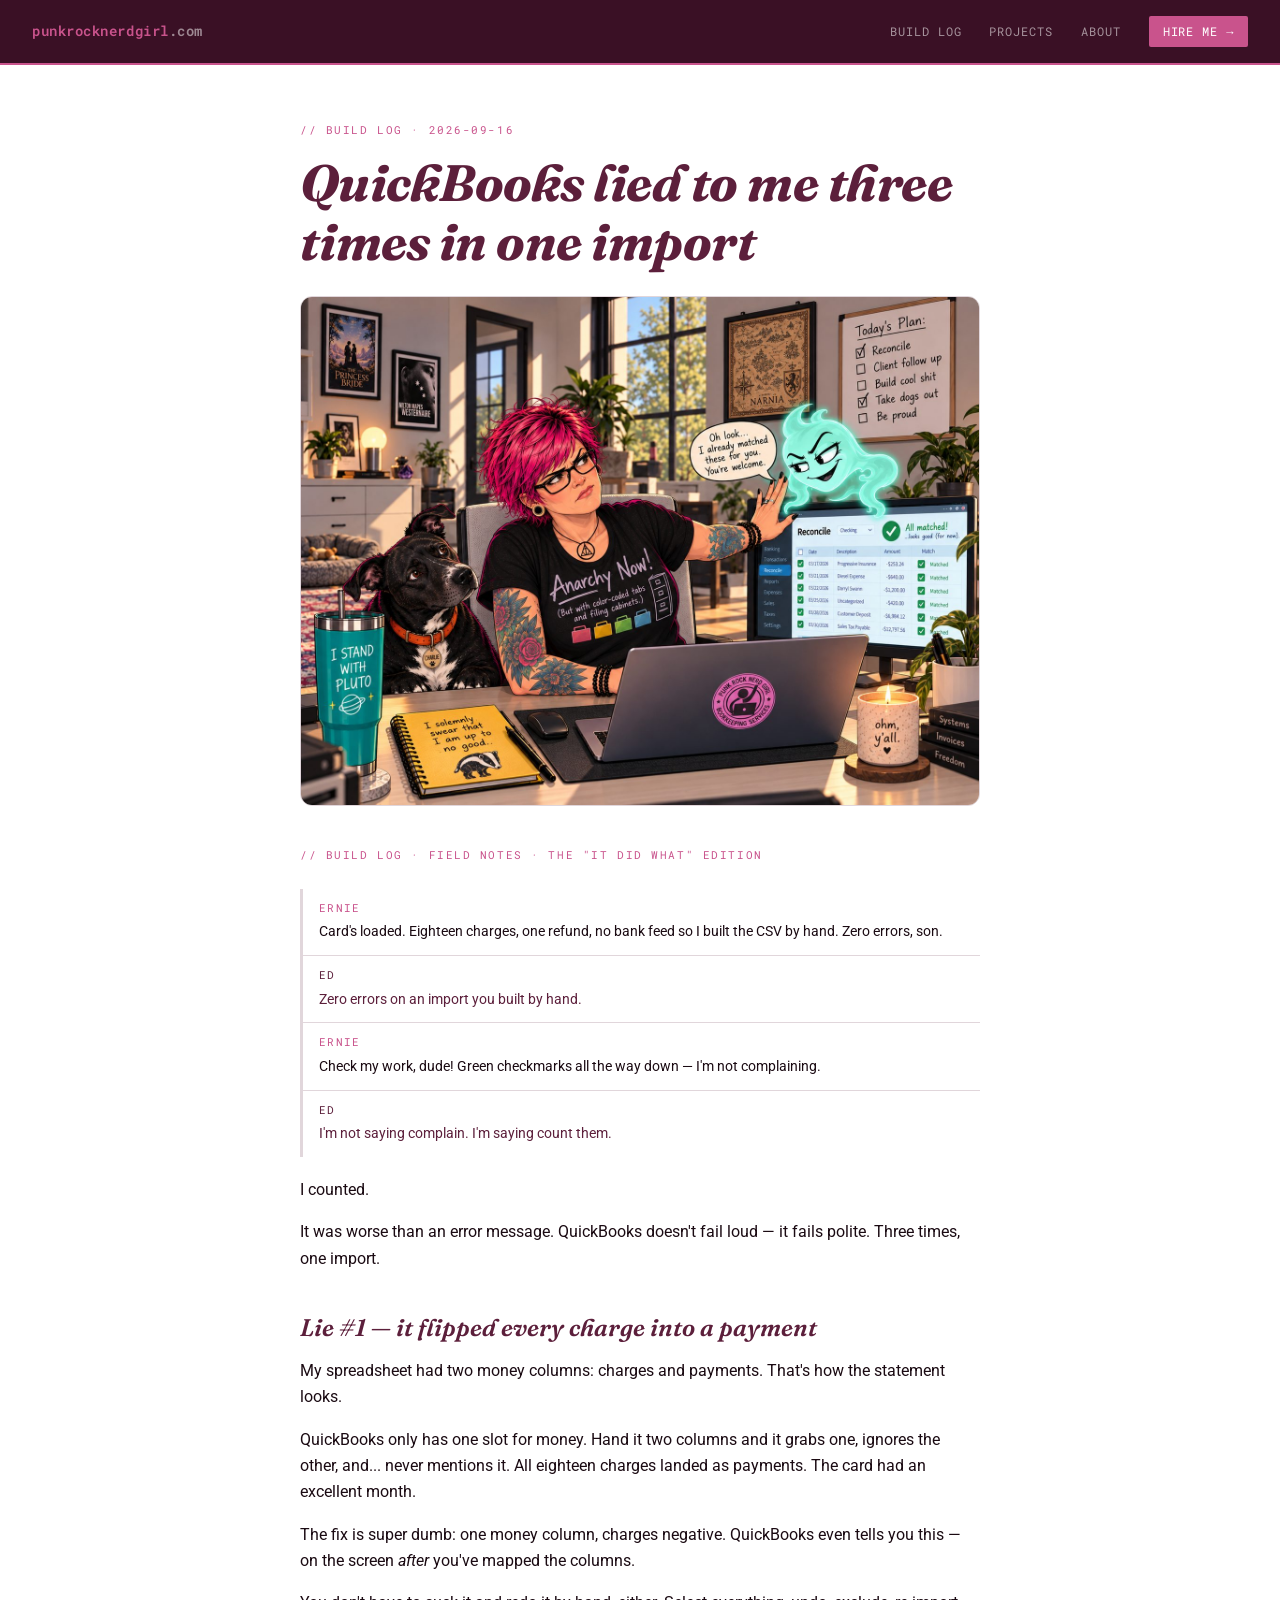
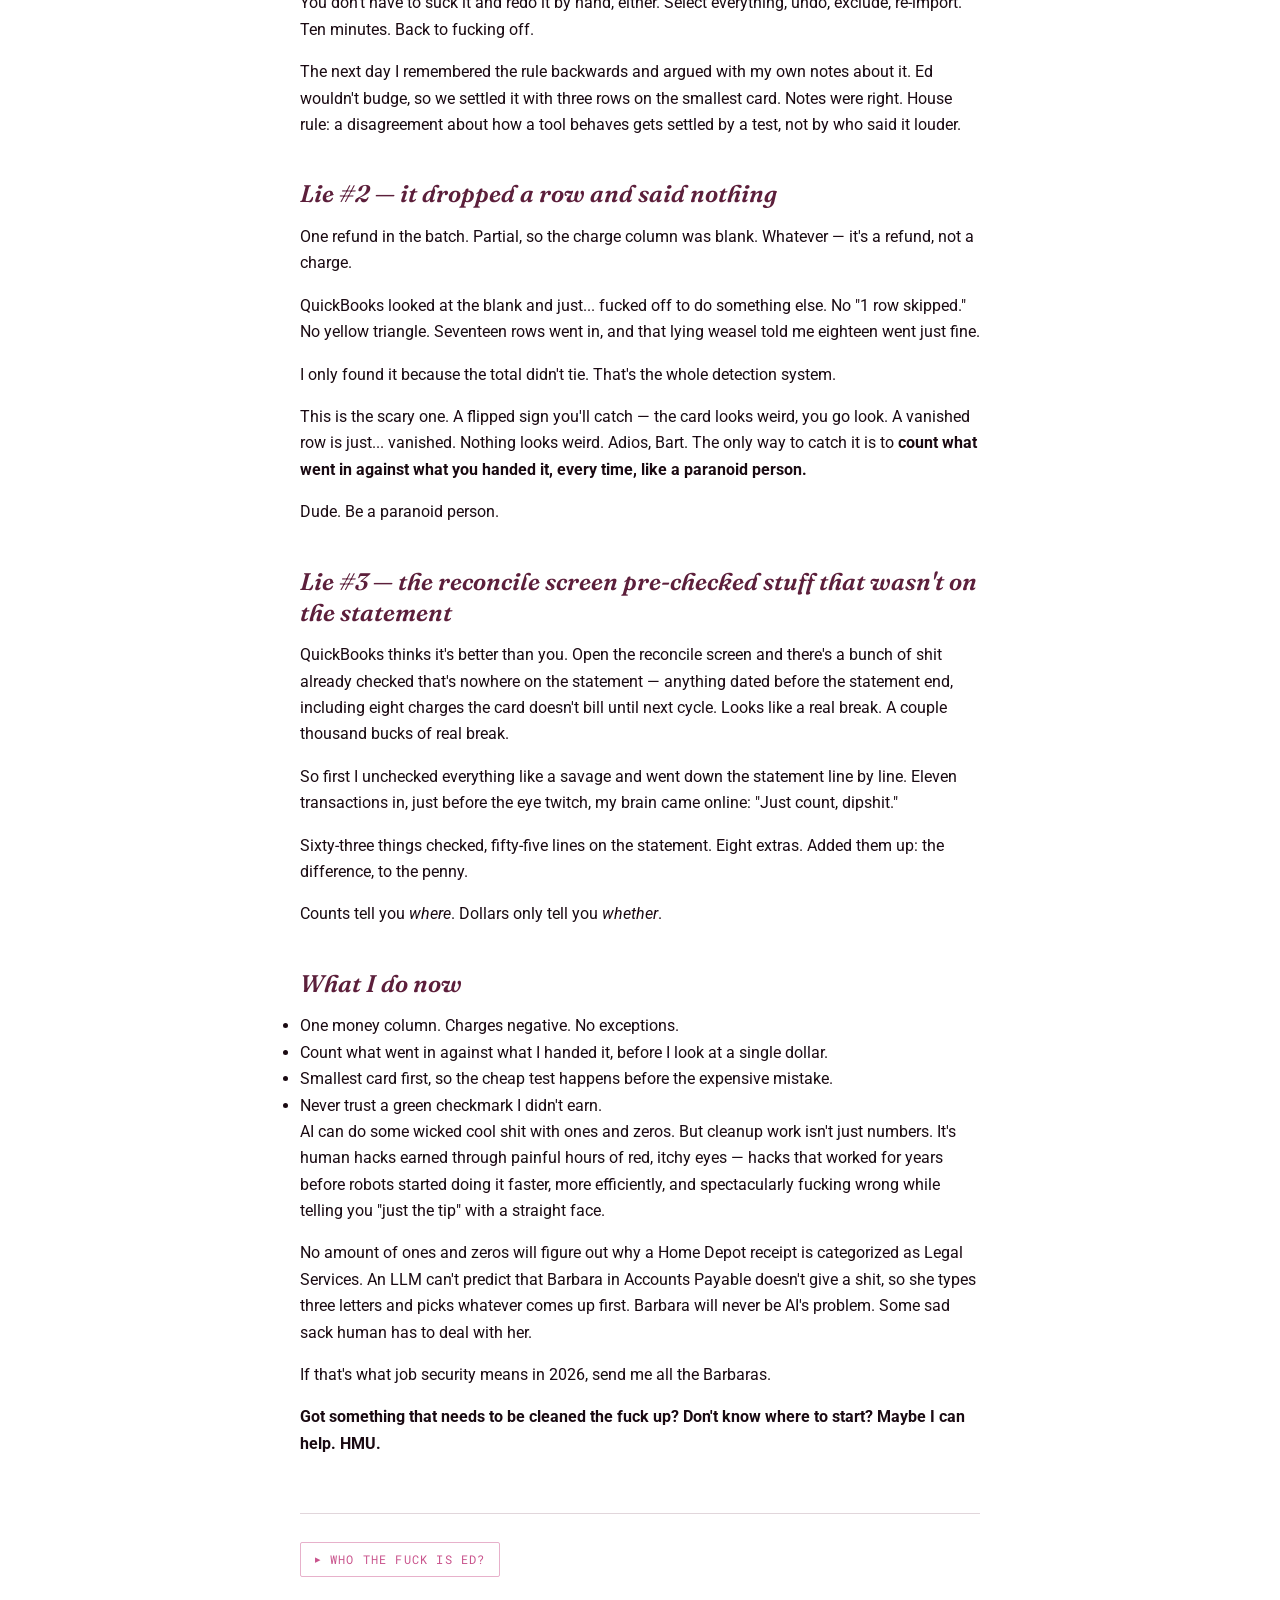
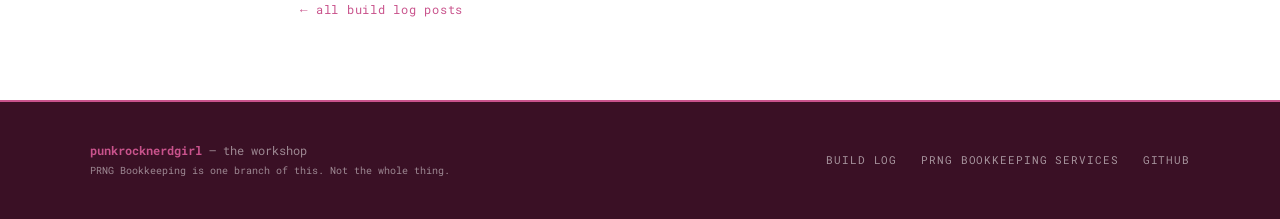
<file: build_log/quickbooks-lied-to-me-three-times.html>
<!DOCTYPE html>
<html lang="en">
<head>
  <meta charset="UTF-8" />
  <meta name="viewport" content="width=device-width, initial-scale=1.0" />
  <title>QuickBooks lied to me three times in one import — punkrocknerdgirl</title>
  <meta name="description" content="Build log: QuickBooks lied to me three times in one import" />
  <link rel="preconnect" href="https://fonts.googleapis.com" />
  <link rel="preconnect" href="https://fonts.gstatic.com" crossorigin />
  <link href="https://fonts.googleapis.com/css2?family=Roboto:ital,wght@0,300;0,400;0,700;1,300;1,400&family=Roboto+Mono:wght@400;600&family=Playfair+Display:ital,wght@0,700;1,700&family=Fraunces:ital,opsz,wght@0,9..144,600;0,9..144,700;1,9..144,700&display=swap" rel="stylesheet" />
  <link rel="stylesheet" href="post.css" />
</head>
<body>
  <header>
    <a class="wordmark" href="../">punkrocknerdgirl<span>.com</span></a>
    <nav>
      <a href="../#buildlog">Build log</a>
      <a href="../#projects">Projects</a>
      <a href="../#about">About</a>
      <a href="https://prngbooks.com" class="cta">Hire me →</a>
    </nav>
  </header>

  <main class="post">
    <div class="post-head">
      <p class="post-meta">// build log · 2026-09-16</p>
      <h1>QuickBooks lied to me three times in one import</h1>
    </div>
    <figure class="hero-img"><img src="../assets/blog/quickbooks-lied-to-me-three-times.jpg" alt="QuickBooks lied to me three times in one import" /></figure>
    <article class="post-body">
<p class="eyebrow">// build log · field notes · the "it did WHAT" edition</p>
<p class="say say-ernie"><span class="who">Ernie</span>Card's loaded. Eighteen charges, one refund, no bank feed so I built the CSV by hand. Zero errors, son.</p>
<div class="say say-ed"><span class="who">Ed</span>
<p>Zero errors on an import you built by hand.</p>
</div>
<p class="say say-ernie"><span class="who">Ernie</span>Check my work, dude! Green checkmarks all the way down — I'm not complaining.</p>
<div class="say say-ed"><span class="who">Ed</span>
<p>I'm not saying complain. I'm saying count them.</p>
</div>
<p>I counted.</p>
<p>It was worse than an error message. QuickBooks doesn't fail loud — it fails polite. Three times, one import.</p>
<h2>Lie #1 — it flipped every charge into a payment</h2>
<p>My spreadsheet had two money columns: charges and payments. That's how the statement looks.</p>
<p>QuickBooks only has one slot for money. Hand it two columns and it grabs one, ignores the other, and... never mentions it. All eighteen charges landed as payments. The card had an excellent month.</p>
<p>The fix is super dumb: one money column, charges negative. QuickBooks even tells you this — on the screen <em>after</em> you've mapped the columns.</p>
<p>You don't have to suck it and redo it by hand, either. Select everything, undo, exclude, re-import. Ten minutes. Back to fucking off.</p>
<p>The next day I remembered the rule backwards and argued with my own notes about it. Ed wouldn't budge, so we settled it with three rows on the smallest card. Notes were right. House rule: a disagreement about how a tool behaves gets settled by a test, not by who said it louder.</p>
<h2>Lie #2 — it dropped a row and said nothing</h2>
<p>One refund in the batch. Partial, so the charge column was blank. Whatever — it's a refund, not a charge.</p>
<p>QuickBooks looked at the blank and just... fucked off to do something else. No "1 row skipped." No yellow triangle. Seventeen rows went in, and that lying weasel told me eighteen went just fine.</p>
<p>I only found it because the total didn't tie. That's the whole detection system.</p>
<p>This is the scary one. A flipped sign you'll catch — the card looks weird, you go look. A vanished row is just... vanished. Nothing looks weird. Adios, Bart. The only way to catch it is to <strong>count what went in against what you handed it, every time, like a paranoid person.</strong></p>
<p>Dude. Be a paranoid person.</p>
<h2>Lie #3 — the reconcile screen pre-checked stuff that wasn't on the statement</h2>
<p>QuickBooks thinks it's better than you. Open the reconcile screen and there's a bunch of shit already checked that's nowhere on the statement — anything dated before the statement end, including eight charges the card doesn't bill until next cycle. Looks like a real break. A couple thousand bucks of real break.</p>
<p>So first I unchecked everything like a savage and went down the statement line by line. Eleven transactions in, just before the eye twitch, my brain came online: "Just count, dipshit."</p>
<p>Sixty-three things checked, fifty-five lines on the statement. Eight extras. Added them up: the difference, to the penny.</p>
<p>Counts tell you <em>where</em>. Dollars only tell you <em>whether</em>.</p>
<h2>What I do now</h2>
<ul>
<li>One money column. Charges negative. No exceptions.</li>
<li>Count what went in against what I handed it, before I look at a single dollar.</li>
<li>Smallest card first, so the cheap test happens before the expensive mistake.</li>
<li>Never trust a green checkmark I didn't earn.</li>
</ul>

<p>AI can do some wicked cool shit with ones and zeros. But cleanup work isn't just numbers. It's human hacks earned through painful hours of red, itchy eyes — hacks that worked for years before robots started doing it faster, more efficiently, and spectacularly fucking wrong while telling you "just the tip" with a straight face.</p>
<p>No amount of ones and zeros will figure out why a Home Depot receipt is categorized as Legal Services. An LLM can't predict that Barbara in Accounts Payable doesn't give a shit, so she types three letters and picks whatever comes up first. Barbara will never be AI's problem. Some sad sack human has to deal with her.</p>
<p>If that's what job security means in 2026, send me all the Barbaras.</p>
<p><b>Got something that needs to be cleaned the fuck up? Don't know where to start? Maybe I can help. HMU.</b></p>
    </article>
    <aside class="post-foot">
      <details class="ed-toggle">
        <summary>Who the fuck is Ed?</summary>
        <p>Ed is the AI assistant I build with. I've programmed Ed to interact with me just like I would with a human co-worker. I've given him the personality of an exasperated Dungeon Master a la Eddie Munson from Stranger Things. I told Ed what I liked, showed Ed how I spoke and wrote, trained Ed to carry out tasks that I absolutely fucking hate to do. Ed knows what the command does before I run it. Ed has been trained to teach me as I work, so I don't become a stupid stupid head. The back-and-forth is (mostly) real. Some passages edited for length.</p>
      </details>
      <p><a href="../#buildlog">← all build log posts</a></p>
    </aside>
  </main>

  <footer>
    <div class="footer-inner">
      <p class="footer-word"><strong>punkrocknerdgirl</strong> — the workshop<br><span style="font-size:0.6rem;">PRNG Bookkeeping is one branch of this. Not the whole thing.</span></p>
      <div class="footer-links">
        <a href="../#buildlog">Build log</a>
        <a href="https://prngbooks.com">PRNG Bookkeeping Services</a>
        <a href="https://github.com/punkrocknerdgirl">GitHub</a>
      </div>
    </div>
  </footer>
</body>
</html>
</file>
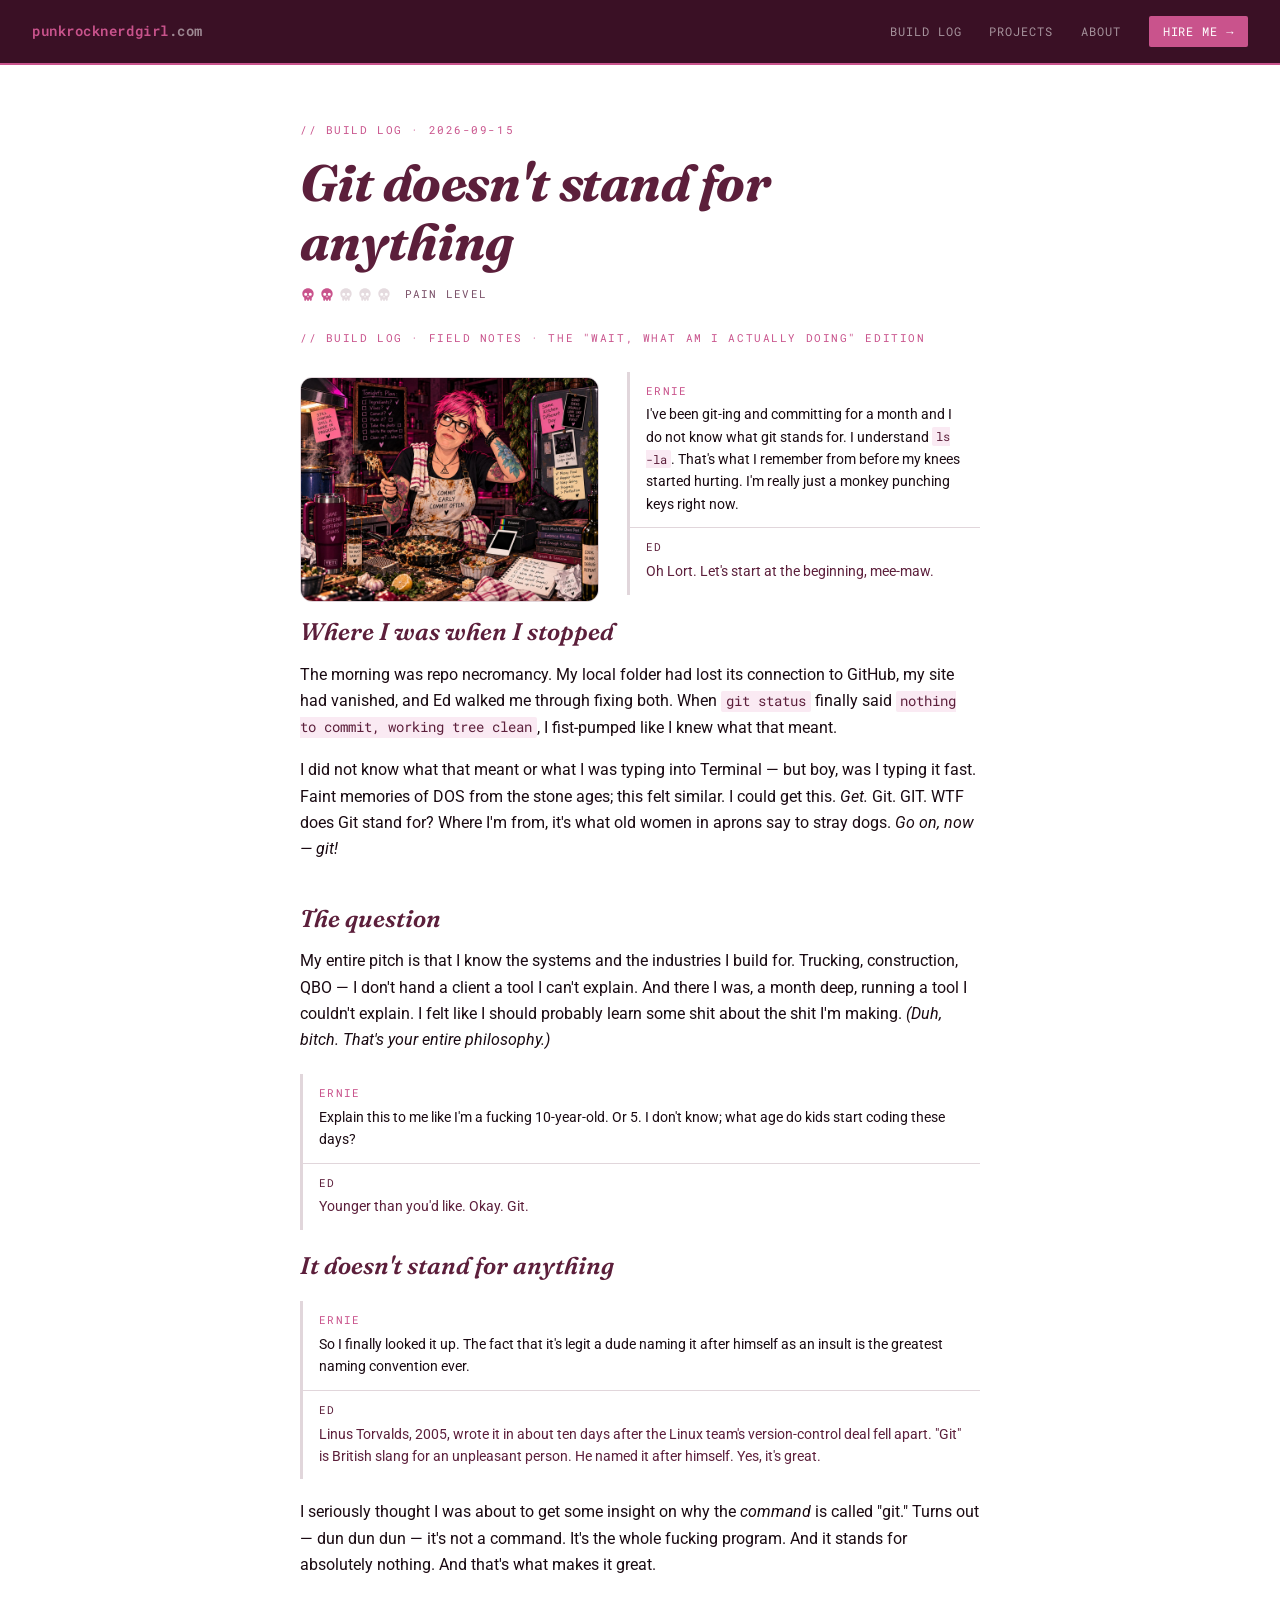
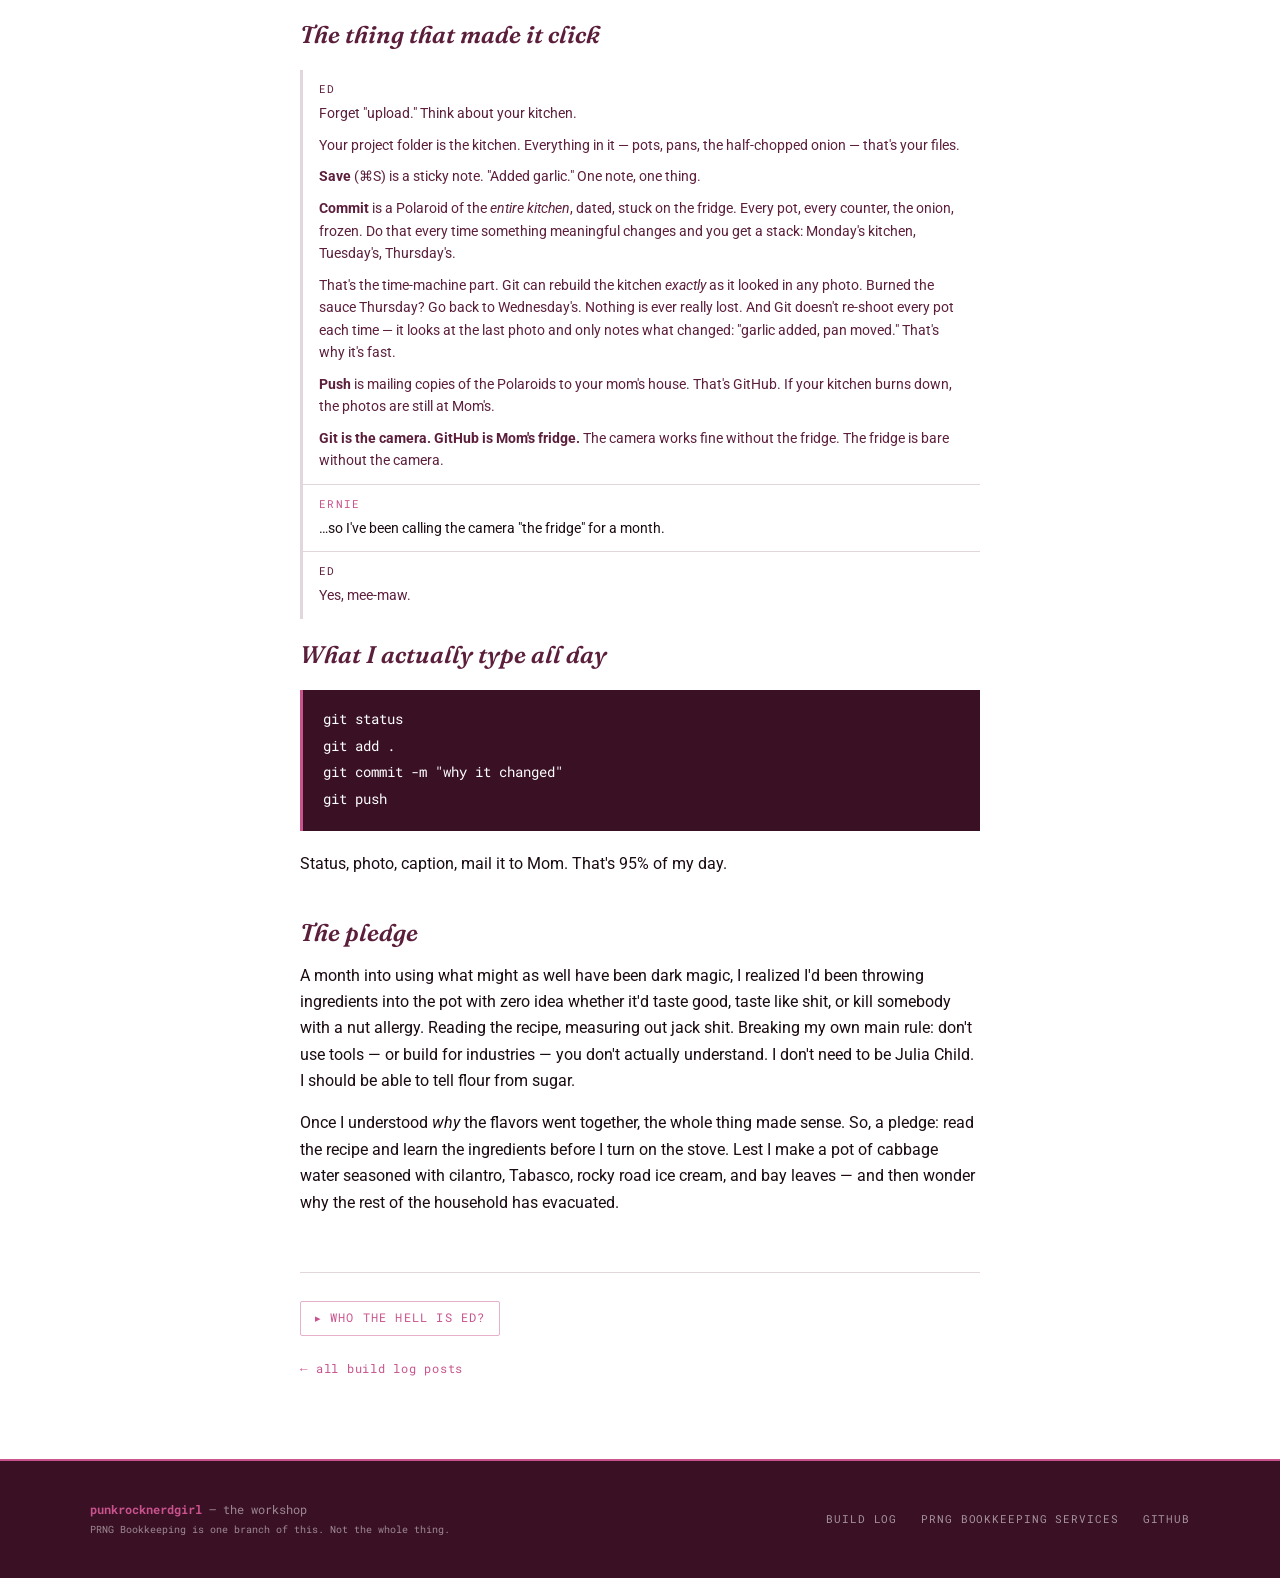
<file: build_log/2026-09/git-doesnt-stand-for-anything.html>
<!DOCTYPE html>
<html lang="en">
<head>
  <meta charset="UTF-8" />
  <meta name="viewport" content="width=device-width, initial-scale=1.0" />
  <title>Git doesn&#x27;t stand for anything — punkrocknerdgirl</title>
  <meta name="description" content="Build log: Git doesn&#x27;t stand for anything" />
  <link rel="preconnect" href="https://fonts.googleapis.com" />
  <link rel="preconnect" href="https://fonts.gstatic.com" crossorigin />
  <link href="https://fonts.googleapis.com/css2?family=Roboto:ital,wght@0,300;0,400;0,700;1,300;1,400&family=Roboto+Mono:wght@400;600&family=Playfair+Display:ital,wght@0,700;1,700&family=Fraunces:ital,opsz,wght@0,9..144,600;0,9..144,700;1,9..144,700&display=swap" rel="stylesheet" />
  <link rel="stylesheet" href="../post.css" />
</head>
<body>
  <header>
    <a class="wordmark" href="../../">punkrocknerdgirl<span>.com</span></a>
    <nav>
      <a href="../../#buildlog">Build log</a>
      <a href="../../#projects">Projects</a>
      <a href="../../#about">About</a>
      <a href="https://prngbooks.com" class="cta">Hire me →</a>
    </nav>
  </header>

  <main class="post">
    <div class="post-head">
      <p class="post-meta">// build log · 2026-09-15</p>
      <h1>Git doesn't stand for anything</h1>
      <p class="post-skulls" role="img" aria-label="pain level: 2 of 5 skulls"><i class="on"></i><i class="on"></i><i></i><i></i><i></i><span class="skull-label">pain level</span></p>
    </div>
    <article class="post-body">
<p class="eyebrow">// build log · field notes · the &quot;wait, what am I actually doing&quot; edition</p>
<figure class="hero-img hero-img--left"><img src="../../assets/blog/2026-09/git-doesnt-stand-for-anything.jpg" alt="Git doesn&#x27;t stand for anything" /></figure>
<p class="say say-ernie"><span class="who">Ernie</span>I've been git-ing and committing for a month and I do not know what git stands for. I understand <code>ls -la</code>. That's what I remember from before my knees started hurting. I'm really just a monkey punching keys right now.</p>
<div class="say say-ed"><span class="who">Ed</span>
<p>Oh Lort. Let's start at the beginning, mee-maw.</p>
</div>
<h2>Where I was when I stopped</h2>
<p>The morning was repo necromancy. My local folder had lost its connection to GitHub, my site had vanished, and Ed walked me through fixing both. When <code>git status</code> finally said <code>nothing to commit, working tree clean</code>, I fist-pumped like I knew what that meant.</p>
<p>I did not know what that meant or what I was typing into Terminal — but boy, was I typing it fast. Faint memories of DOS from the stone ages; this felt similar. I could get this. <em>Get.</em> Git. GIT. WTF does Git stand for? Where I'm from, it's what old women in aprons say to stray dogs. <em>Go on, now — git!</em></p>
<h2>The question</h2>
<p>My entire pitch is that I know the systems and the industries I build for. Trucking, construction, QBO — I don't hand a client a tool I can't explain. And there I was, a month deep, running a tool I couldn't explain. I felt like I should probably learn some shit about the shit I'm making. <em>(Duh, bitch. That's your entire philosophy.)</em></p>
<p class="say say-ernie"><span class="who">Ernie</span>Explain this to me like I'm a fucking 10-year-old. Or 5. I don't know; what age do kids start coding these days?</p>
<div class="say say-ed"><span class="who">Ed</span>
<p>Younger than you'd like. Okay. Git.</p>
</div>
<h2>It doesn't stand for anything</h2>
<p class="say say-ernie"><span class="who">Ernie</span>So I finally looked it up. The fact that it's legit a dude naming it after himself as an insult is the greatest naming convention ever.</p>
<div class="say say-ed"><span class="who">Ed</span>
<p>Linus Torvalds, 2005, wrote it in about ten days after the Linux team's version-control deal fell apart. "Git" is British slang for an unpleasant person. He named it after himself. Yes, it's great.</p>
</div>
<p>I seriously thought I was about to get some insight on why the <em>command</em> is called "git." Turns out — dun dun dun — it's not a command. It's the whole fucking program. And it stands for absolutely nothing. And that's what makes it great.</p>
<h2>The thing that made it click</h2>
<div class="say say-ed"><span class="who">Ed</span>
<p>Forget "upload." Think about your kitchen.</p>
<p>Your project folder is the kitchen. Everything in it — pots, pans, the half-chopped onion — that's your files.</p>
<p><strong>Save</strong> (⌘S) is a sticky note. "Added garlic." One note, one thing.</p>
<p><strong>Commit</strong> is a Polaroid of the <em>entire kitchen</em>, dated, stuck on the fridge. Every pot, every counter, the onion, frozen. Do that every time something meaningful changes and you get a stack: Monday's kitchen, Tuesday's, Thursday's.</p>
<p>That's the time-machine part. Git can rebuild the kitchen <em>exactly</em> as it looked in any photo. Burned the sauce Thursday? Go back to Wednesday's. Nothing is ever really lost. And Git doesn't re-shoot every pot each time — it looks at the last photo and only notes what changed: "garlic added, pan moved." That's why it's fast.</p>
<p><strong>Push</strong> is mailing copies of the Polaroids to your mom's house. That's GitHub. If your kitchen burns down, the photos are still at Mom's.</p>
<p><strong>Git is the camera. GitHub is Mom's fridge.</strong> The camera works fine without the fridge. The fridge is bare without the camera.</p>
</div>
<p class="say say-ernie"><span class="who">Ernie</span>…so I've been calling the camera "the fridge" for a month.</p>
<div class="say say-ed"><span class="who">Ed</span>
<p>Yes, mee-maw.</p>
</div>
<h2>What I actually type all day</h2>
<pre><code>git status
git add .
git commit -m &quot;why it changed&quot;
git push</code></pre>
<p>Status, photo, caption, mail it to Mom. That's 95% of my day.</p>
<h2>The pledge</h2>
<p>A month into using what might as well have been dark magic, I realized I'd been throwing ingredients into the pot with zero idea whether it'd taste good, taste like shit, or kill somebody with a nut allergy. Reading the recipe, measuring out jack shit. Breaking my own main rule: don't use tools — or build for industries — you don't actually understand. I don't need to be Julia Child. I should be able to tell flour from sugar.</p>
<p>Once I understood <em>why</em> the flavors went together, the whole thing made sense. So, a pledge: read the recipe and learn the ingredients before I turn on the stove. Lest I make a pot of cabbage water seasoned with cilantro, Tabasco, rocky road ice cream, and bay leaves — and then wonder why the rest of the household has evacuated.</p>
    </article>
    <aside class="post-foot">
      <ed-bio></ed-bio>
      <p><a href="../">← all build log posts</a></p>
    </aside>
  </main>

  <footer>
    <div class="footer-inner">
      <p class="footer-word"><strong>punkrocknerdgirl</strong> — the workshop<br><span style="font-size:0.6rem;">PRNG Bookkeeping is one branch of this. Not the whole thing.</span></p>
      <div class="footer-links">
        <a href="../../#buildlog">Build log</a>
        <a href="https://prngbooks.com">PRNG Bookkeeping Services</a>
        <a href="https://github.com/punkrocknerdgirl">GitHub</a>
      </div>
    </div>
  </footer>
  <script src="../../assets/js/ed-bio.js" defer></script>
</body>
</html>
</file>
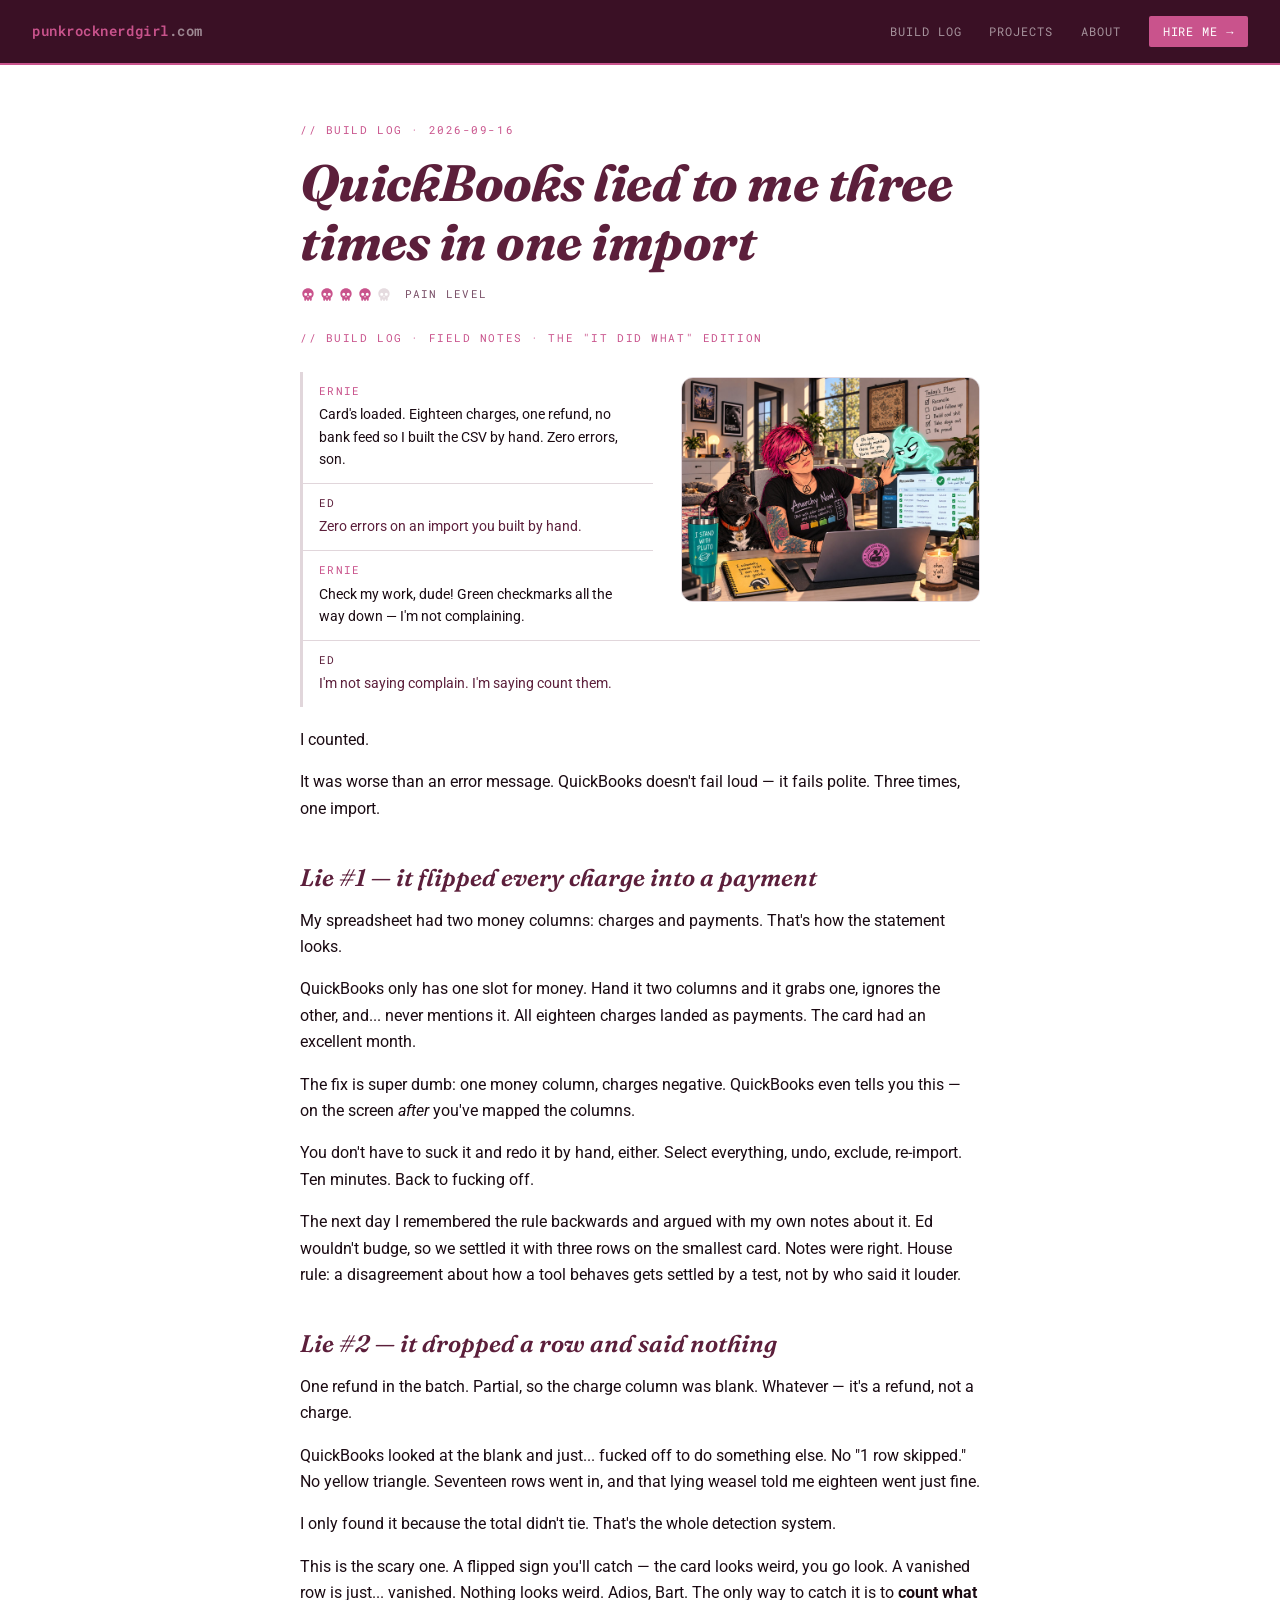
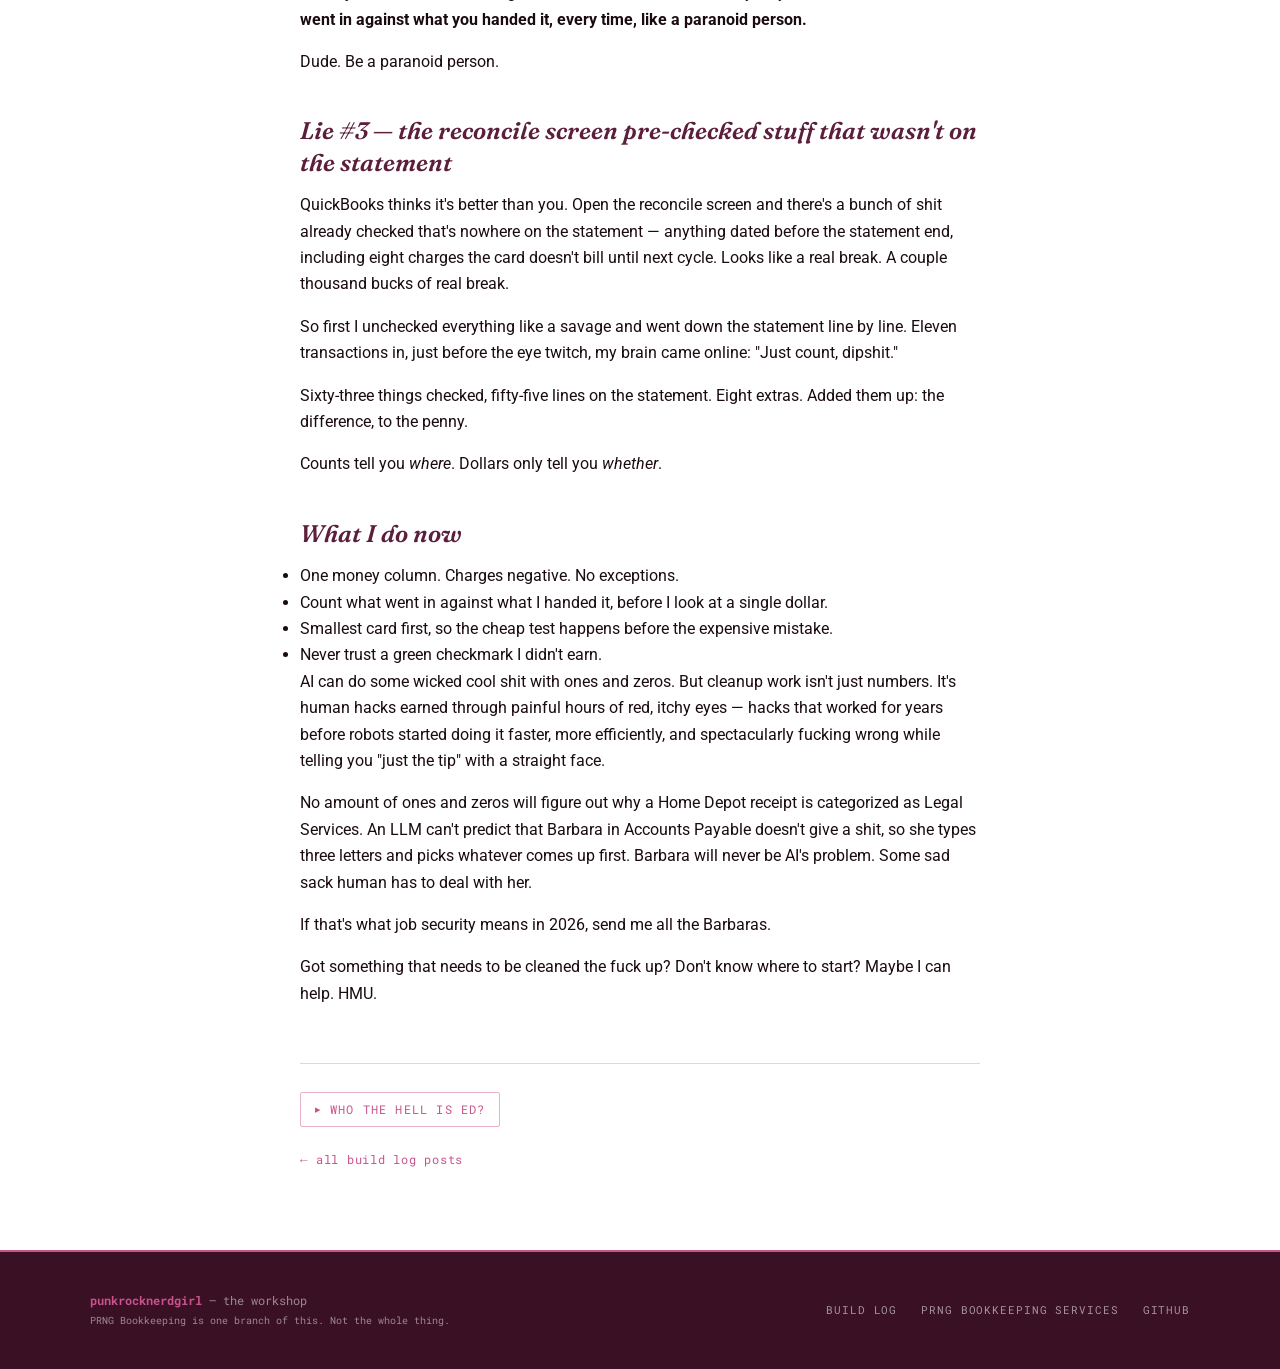
<file: build_log/2026-09/quickbooks-lied-to-me-three-times.html>
<!DOCTYPE html>
<html lang="en">
<head>
  <meta charset="UTF-8" />
  <meta name="viewport" content="width=device-width, initial-scale=1.0" />
  <title>QuickBooks lied to me three times in one import — punkrocknerdgirl</title>
  <meta name="description" content="Build log: QuickBooks lied to me three times in one import" />
  <link rel="preconnect" href="https://fonts.googleapis.com" />
  <link rel="preconnect" href="https://fonts.gstatic.com" crossorigin />
  <link href="https://fonts.googleapis.com/css2?family=Roboto:ital,wght@0,300;0,400;0,700;1,300;1,400&family=Roboto+Mono:wght@400;600&family=Playfair+Display:ital,wght@0,700;1,700&family=Fraunces:ital,opsz,wght@0,9..144,600;0,9..144,700;1,9..144,700&display=swap" rel="stylesheet" />
  <link rel="stylesheet" href="../post.css" />
</head>
<body>
  <header>
    <a class="wordmark" href="../../">punkrocknerdgirl<span>.com</span></a>
    <nav>
      <a href="../../#buildlog">Build log</a>
      <a href="../../#projects">Projects</a>
      <a href="../../#about">About</a>
      <a href="https://prngbooks.com" class="cta">Hire me →</a>
    </nav>
  </header>

  <main class="post">
    <div class="post-head">
      <p class="post-meta">// build log · 2026-09-16</p>
      <h1>QuickBooks lied to me three times in one import</h1>
      <p class="post-skulls" role="img" aria-label="pain level: 4 of 5 skulls"><i class="on"></i><i class="on"></i><i class="on"></i><i class="on"></i><i></i><span class="skull-label">pain level</span></p>
    </div>
    <article class="post-body">
<p class="eyebrow">// build log · field notes · the "it did WHAT" edition</p>
<figure class="hero-img hero-img--right"><img src="../../assets/blog/2026-09/quickbooks-lied-to-me-three-times.jpg" alt="QuickBooks lied to me three times in one import" /></figure>
<p class="say say-ernie"><span class="who">Ernie</span>Card's loaded. Eighteen charges, one refund, no bank feed so I built the CSV by hand. Zero errors, son.</p>
<div class="say say-ed"><span class="who">Ed</span>
<p>Zero errors on an import you built by hand.</p>
</div>
<p class="say say-ernie"><span class="who">Ernie</span>Check my work, dude! Green checkmarks all the way down — I'm not complaining.</p>
<div class="say say-ed"><span class="who">Ed</span>
<p>I'm not saying complain. I'm saying count them.</p>
</div>
<p>I counted.</p>
<p>It was worse than an error message. QuickBooks doesn't fail loud — it fails polite. Three times, one import.</p>
<h2>Lie #1 — it flipped every charge into a payment</h2>
<p>My spreadsheet had two money columns: charges and payments. That's how the statement looks.</p>
<p>QuickBooks only has one slot for money. Hand it two columns and it grabs one, ignores the other, and... never mentions it. All eighteen charges landed as payments. The card had an excellent month.</p>
<p>The fix is super dumb: one money column, charges negative. QuickBooks even tells you this — on the screen <em>after</em> you've mapped the columns.</p>
<p>You don't have to suck it and redo it by hand, either. Select everything, undo, exclude, re-import. Ten minutes. Back to fucking off.</p>
<p>The next day I remembered the rule backwards and argued with my own notes about it. Ed wouldn't budge, so we settled it with three rows on the smallest card. Notes were right. House rule: a disagreement about how a tool behaves gets settled by a test, not by who said it louder.</p>
<h2>Lie #2 — it dropped a row and said nothing</h2>
<p>One refund in the batch. Partial, so the charge column was blank. Whatever — it's a refund, not a charge.</p>
<p>QuickBooks looked at the blank and just... fucked off to do something else. No "1 row skipped." No yellow triangle. Seventeen rows went in, and that lying weasel told me eighteen went just fine.</p>
<p>I only found it because the total didn't tie. That's the whole detection system.</p>
<p>This is the scary one. A flipped sign you'll catch — the card looks weird, you go look. A vanished row is just... vanished. Nothing looks weird. Adios, Bart. The only way to catch it is to <strong>count what went in against what you handed it, every time, like a paranoid person.</strong></p>
<p>Dude. Be a paranoid person.</p>
<h2>Lie #3 — the reconcile screen pre-checked stuff that wasn't on the statement</h2>
<p>QuickBooks thinks it's better than you. Open the reconcile screen and there's a bunch of shit already checked that's nowhere on the statement — anything dated before the statement end, including eight charges the card doesn't bill until next cycle. Looks like a real break. A couple thousand bucks of real break.</p>
<p>So first I unchecked everything like a savage and went down the statement line by line. Eleven transactions in, just before the eye twitch, my brain came online: "Just count, dipshit."</p>
<p>Sixty-three things checked, fifty-five lines on the statement. Eight extras. Added them up: the difference, to the penny.</p>
<p>Counts tell you <em>where</em>. Dollars only tell you <em>whether</em>.</p>
<h2>What I do now</h2>
<ul>
<li>One money column. Charges negative. No exceptions.</li>
<li>Count what went in against what I handed it, before I look at a single dollar.</li>
<li>Smallest card first, so the cheap test happens before the expensive mistake.</li>
<li>Never trust a green checkmark I didn't earn.</li>
</ul>

<p>AI can do some wicked cool shit with ones and zeros. But cleanup work isn't just numbers. It's human hacks earned through painful hours of red, itchy eyes — hacks that worked for years before robots started doing it faster, more efficiently, and spectacularly fucking wrong while telling you "just the tip" with a straight face.</p>
<p>No amount of ones and zeros will figure out why a Home Depot receipt is categorized as Legal Services. An LLM can't predict that Barbara in Accounts Payable doesn't give a shit, so she types three letters and picks whatever comes up first. Barbara will never be AI's problem. Some sad sack human has to deal with her.</p>
<p>If that's what job security means in 2026, send me all the Barbaras.</p>
<p><b></b>Got something that needs to be cleaned the fuck up? Don't know where to start? Maybe I can help. HMU.</p>
    </article>
    <aside class="post-foot">
      <ed-bio></ed-bio>
      <p><a href="../">← all build log posts</a></p>
    </aside>
  </main>

  <footer>
    <div class="footer-inner">
      <p class="footer-word"><strong>punkrocknerdgirl</strong> — the workshop<br><span style="font-size:0.6rem;">PRNG Bookkeeping is one branch of this. Not the whole thing.</span></p>
      <div class="footer-links">
        <a href="../../#buildlog">Build log</a>
        <a href="https://prngbooks.com">PRNG Bookkeeping Services</a>
        <a href="https://github.com/punkrocknerdgirl">GitHub</a>
      </div>
    </div>
  </footer>
  <script src="../../assets/js/ed-bio.js" defer></script>
</body>
</html>
</file>
<file: build_log/post.css>
*, *::before, *::after { box-sizing: border-box; margin: 0; padding: 0; }
:root {
  --pink:#C9538C; --plum:#5C1F3B; --plum-dark:#3A1025; --blush:#F5D6E8; --blush-light:#FAEAF3;
  --ink:#1A0A12; --muted:#7A5068; --rule:rgba(92,31,59,0.18);
  --mono:'Roboto Mono',monospace; --body:'Roboto',sans-serif; --display:'Playfair Display',serif;
  --title:'Fraunces',Georgia,serif;
}
body { font-family:var(--body); background:#fff; color:var(--ink); font-size:16px; line-height:1.65; -webkit-font-smoothing:antialiased; }

header { background:var(--plum-dark); padding:1rem 2rem; display:flex; align-items:center; justify-content:space-between; position:sticky; top:0; z-index:100; border-bottom:2px solid var(--pink); }
.wordmark { font-family:var(--mono); font-size:0.85rem; font-weight:600; color:var(--pink); letter-spacing:0.04em; text-decoration:none; }
.wordmark span { color:#fff; opacity:0.5; }
nav { display:flex; gap:1.75rem; align-items:center; }
nav a { font-family:var(--mono); font-size:0.75rem; text-transform:uppercase; letter-spacing:0.08em; color:rgba(255,255,255,0.55); text-decoration:none; }
nav a:hover { color:var(--pink); }
nav a.cta { background:var(--pink); color:#fff; padding:0.35rem 0.85rem; border-radius:2px; }
nav a.cta:hover { background:var(--plum); }

/* Base: no browser blue anywhere. Components below set their own color
   and override this by specificity. */
a { color:var(--pink); }
a:focus-visible, summary:focus-visible { outline:2px solid var(--pink); outline-offset:3px; border-radius:1px; }

.post { max-width:720px; margin:0 auto; padding:3.5rem 1.25rem 4rem; }
.post-meta, .eyebrow { font-family:var(--mono); font-size:0.7rem; letter-spacing:0.14em; text-transform:uppercase; color:var(--pink); margin-bottom:0.9rem; }
.post-head h1 { font-family:var(--title); font-style:italic; font-weight:700; font-size:clamp(2.1rem,5.6vw,3.2rem); line-height:1.15; letter-spacing:-0.01em; color:var(--plum); margin-bottom:1.5rem; }
/* skull rating: how much the thing hurt, 1–5. CSS owns the glyph (a masked
   box), so a post only needs <i class="on"></i> x5 and no inline SVG. */
.post-skulls { display:flex; align-items:center; gap:3px; margin:-0.6rem 0 1.6rem; }
.post-skulls i { display:block; width:16px; height:16px; background:rgba(92,31,59,0.16);
  -webkit-mask:url("data:image/svg+xml;utf8,<svg xmlns='http://www.w3.org/2000/svg' viewBox='0 0 24 24'><path fill-rule='evenodd' d='M12 2C7.1 2 3.5 5.6 3.5 10.2c0 2.5 1.1 4.5 2.9 5.9V19c0 .9.7 1.6 1.6 1.6h.9v-2h1.8v2h2.6v-2h1.8v2h.9c.9 0 1.6-.7 1.6-1.6v-2.9c1.8-1.4 2.9-3.4 2.9-5.9C20.5 5.6 16.9 2 12 2zM8.6 8.6a2.3 2.3 0 1 1 0 4.6 2.3 2.3 0 0 1 0-4.6zm6.8 0a2.3 2.3 0 1 1 0 4.6 2.3 2.3 0 0 1 0-4.6zM12 13.1l1.4 2.4h-2.8z'/></svg>") center/contain no-repeat;
          mask:url("data:image/svg+xml;utf8,<svg xmlns='http://www.w3.org/2000/svg' viewBox='0 0 24 24'><path fill-rule='evenodd' d='M12 2C7.1 2 3.5 5.6 3.5 10.2c0 2.5 1.1 4.5 2.9 5.9V19c0 .9.7 1.6 1.6 1.6h.9v-2h1.8v2h2.6v-2h1.8v2h.9c.9 0 1.6-.7 1.6-1.6v-2.9c1.8-1.4 2.9-3.4 2.9-5.9C20.5 5.6 16.9 2 12 2zM8.6 8.6a2.3 2.3 0 1 1 0 4.6 2.3 2.3 0 0 1 0-4.6zm6.8 0a2.3 2.3 0 1 1 0 4.6 2.3 2.3 0 0 1 0-4.6zM12 13.1l1.4 2.4h-2.8z'/></svg>") center/contain no-repeat; }
.post-skulls i.on { background:var(--pink); }
.post-skulls .skull-label { font-family:var(--mono); font-size:0.66rem; letter-spacing:0.12em; text-transform:uppercase; color:var(--muted); margin-left:0.6rem; }

.hero-img { margin:0 0 2.5rem; }
.hero-img img { width:100%; height:auto; display:block; border:1px solid var(--rule); border-radius:12px; }
/* Post image tucked into a top corner with the text wrapping around it.
   Alternate the class post to post: hero-img--left, then --right, and so on. */
.hero-img--left, .hero-img--right { width:44%; margin:0.35rem 0 0.9rem; }
.hero-img--left  { float:left;  margin-right:1.75rem; }
.hero-img--right { float:right; margin-left:1.75rem; }
.post::after { content:""; display:block; clear:both; }
/* conversation strips sit beside the float instead of running under it */
.post-body .say { overflow:hidden; }
@media (max-width:640px){ .hero-img--left, .hero-img--right { float:none; width:100%; margin:0 0 1.75rem; } }

.post-body h2 { clear:both; font-family:var(--title); font-style:italic; font-weight:600; font-size:1.5rem; color:var(--plum); margin:2.5rem 0 0.9rem; line-height:1.3; }
.post-body p { margin-bottom:1rem; }
.post-body p.eyebrow { margin-bottom:1.5rem; }
.post-body code { font-family:var(--mono); font-size:0.85em; background:var(--blush-light); color:var(--plum); padding:0.1em 0.35em; border-radius:2px; }
/* prose links inside a post */
.post-body a { color:var(--plum); font-weight:700; text-decoration:underline; text-decoration-color:var(--pink); text-decoration-thickness:1px; text-underline-offset:0.18em; transition:color 0.15s; }
.post-body a:hover { color:var(--pink); }
.post-body cite { font-style:italic; }
.post-body pre { background:var(--plum-dark); color:#fff; padding:1.1rem 1.25rem; border-left:3px solid var(--pink); margin:1.25rem 0 1.25rem; overflow-x:auto; }
.post-body pre code { background:none; color:inherit; padding:0; font-size:0.9rem; line-height:1.6; }

/* Conversation transcript: one thin rule down the left, no fills; the two
   voices differ by text colour (Ernie ink, Ed plum) and the small name label */
.post-body .say { margin:0; padding:0.7rem 1rem; font-size:0.9rem; line-height:1.55; border-left:3px solid var(--rule); }
.say .who { font-family:var(--mono); font-size:0.68rem; letter-spacing:0.12em; text-transform:uppercase; display:block; margin-bottom:0.3rem; }
.say-ernie { color:var(--ink); }
.say-ernie .who { color:var(--pink); }
.say-ed { color:var(--plum); }
.say-ed .who { color:var(--plum); }
.post-body :not(.say) + .say { margin-top:1.25rem; }
.post-body .say + :not(.say) { margin-top:1.25rem; }
.post-body .say + .say { border-top:1px solid var(--rule); }

.post-foot { margin-top:3.5rem; padding-top:1.75rem; border-top:1px solid var(--rule); color:var(--muted); font-size:0.95rem; }
.post-foot p { margin-bottom:0.9rem; }
.post-foot a { color:var(--pink); text-decoration:none; font-family:var(--mono); font-size:0.78rem; letter-spacing:0.06em; }
.ed-toggle { margin-bottom:1.25rem; }
.ed-toggle summary { cursor:pointer; list-style:none; display:inline-flex; align-items:center; gap:0.5rem; font-family:var(--mono); font-size:0.75rem; letter-spacing:0.1em; text-transform:uppercase; color:var(--pink); padding:0.4rem 0.85rem; border:1px solid rgba(201,83,140,0.45); border-radius:2px; user-select:none; }
.ed-toggle summary::-webkit-details-marker { display:none; }
.ed-toggle summary::before { content:"▸"; font-size:0.7rem; transition:transform 0.15s ease; }
.ed-toggle[open] summary::before { transform:rotate(90deg); }
.ed-toggle summary:hover { border-color:var(--pink); background:var(--blush-light); }
.ed-toggle[open] summary { margin-bottom:0.9rem; }

/* Paragraph spacing without a single <br>: the container owns the gap,
   the paragraphs own nothing. Change one number, all gaps move. */
.ed-bio-body { display:flex; flex-direction:column; gap:1.1rem; }
.ed-bio-body p { margin:0; font-size:0.95rem; line-height:1.7; color:var(--muted); }
.ed-bio-body cite { font-style:italic; }
/* must come after .post-foot a, which sets mono + no underline for the
   "all build log posts" link and would otherwise win on equal specificity */
.ed-bio-body a {
  font-family:var(--body); font-size:1em; letter-spacing:normal;
  color:var(--plum); font-weight:400;
  text-decoration:underline; text-decoration-color:var(--pink);
  text-decoration-thickness:1px; text-underline-offset:0.18em;
  transition:color 0.15s, text-decoration-color 0.15s;
}
.ed-bio-body a:hover { color:var(--pink); }

footer { background:var(--plum-dark); padding:2.5rem 2rem; border-top:2px solid var(--pink); }
.footer-inner { max-width:1100px; margin:0 auto; display:flex; justify-content:space-between; align-items:center; flex-wrap:wrap; gap:1rem; }
.footer-word { font-family:var(--mono); font-size:0.72rem; color:rgba(255,255,255,0.5); line-height:1.6; }
.footer-word strong { color:var(--pink); }
.footer-links { display:flex; gap:1.5rem; flex-wrap:wrap; }
.footer-links a { font-family:var(--mono); font-size:0.7rem; text-transform:uppercase; letter-spacing:0.08em; color:rgba(255,255,255,0.55); text-decoration:none; }
.footer-links a:hover { color:var(--pink); }
@media (max-width:640px){ header{padding:0.85rem 1rem} nav{gap:1rem} nav a{font-size:0.68rem} }
.say-ed p { margin-bottom:0.6rem; }
.say-ed p:last-child { margin-bottom:0; }

/* ── scrolling build log (build_log/index.html) ───────────────────── */
.reading-bar { position:sticky; top:var(--hdr,56px); z-index:90; background:var(--blush-light); border-bottom:1px solid var(--rule);
  padding:0.5rem 1.25rem; display:flex; align-items:baseline; gap:0.6rem; font-family:var(--mono); font-size:0.7rem; letter-spacing:0.1em; text-transform:uppercase; }
.reading-bar[hidden] { display:none; }
.reading-bar .rb-label { color:var(--pink); flex-shrink:0; }
.reading-bar .rb-title { color:var(--plum); font-family:var(--title); font-style:italic; font-weight:700; font-size:0.95rem; letter-spacing:0; text-transform:none; white-space:nowrap; overflow:hidden; text-overflow:ellipsis; min-width:0; }
.reading-bar .rb-count { color:var(--muted); margin-left:auto; flex-shrink:0; }
.scroll-post { scroll-margin-top:calc(var(--hdr,56px) + 3.6rem); }
.scroll-post + .scroll-post { border-top:2px solid var(--pink); position:relative; }
.scroll-post + .scroll-post::before { content:"// keep reading"; position:absolute; top:-0.7rem; left:1.25rem; background:#fff; padding:0 0.5rem; font-family:var(--mono); font-size:0.66rem; letter-spacing:0.14em; text-transform:uppercase; color:var(--pink); }
.scroll-post .permalink { font-family:var(--mono); font-size:0.7rem; letter-spacing:0.08em; color:var(--muted); text-decoration:none; margin-left:0.75rem; }
.scroll-post .permalink:hover { color:var(--pink); }
.log-foot { max-width:720px; margin:0 auto; padding:0 1.25rem 4rem; }
</file>
